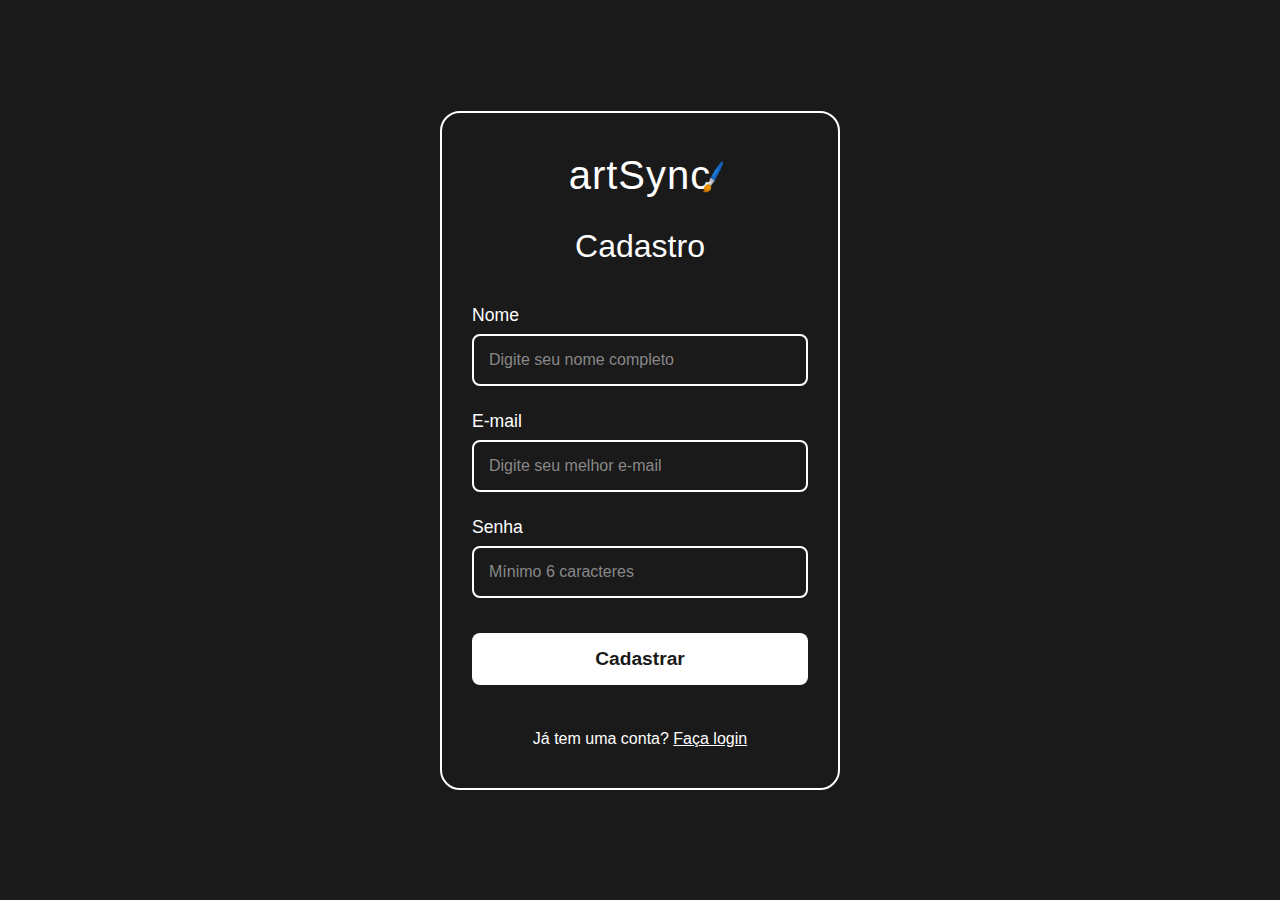
<file: index.html>
<!DOCTYPE html>
<html lang="pt-BR">
<head>
    <meta charset="UTF-8">
    <meta name="viewport" content="width=device-width, initial-scale=1.0">
    <title>artSync - Cadastro</title>
    <link rel="stylesheet" href="style.css">
    <link rel="stylesheet" href="script.js">
</head>
<body>
    <div class="container">
        <div class="form-container">
            <div class="logo-section">
                <h1 class="logo">artSync</h1>
                <div class="brush-icon">🖌️</div>
            </div>
            
            <h2 class="form-title">Cadastro</h2>
            
            <form id="cadastroForm" class="cadastro-form">
                <div class="input-group">
                    <label for="nome">Nome</label>
                    <input type="text" id="nome" name="nome" required>
                </div>
                
                <div class="input-group">
                    <label for="email">E-mail</label>
                    <input type="email" id="email" name="email" required>
                </div>
                
                <div class="input-group">
                    <label for="senha">Senha</label>
                    <input type="password" id="senha" name="senha" required>
                </div>
                
                <button type="submit" class="btn-cadastrar">Cadastrar</button>
                
                <div class="login-link">
                    <span>Já tem uma conta? </span>
                    <a href="#" id="loginLink">Faça login</a>
                </div>
            </form>
        </div>
    </div>
    
    <script src="script.js"></script>
</body>
</html>
</file>
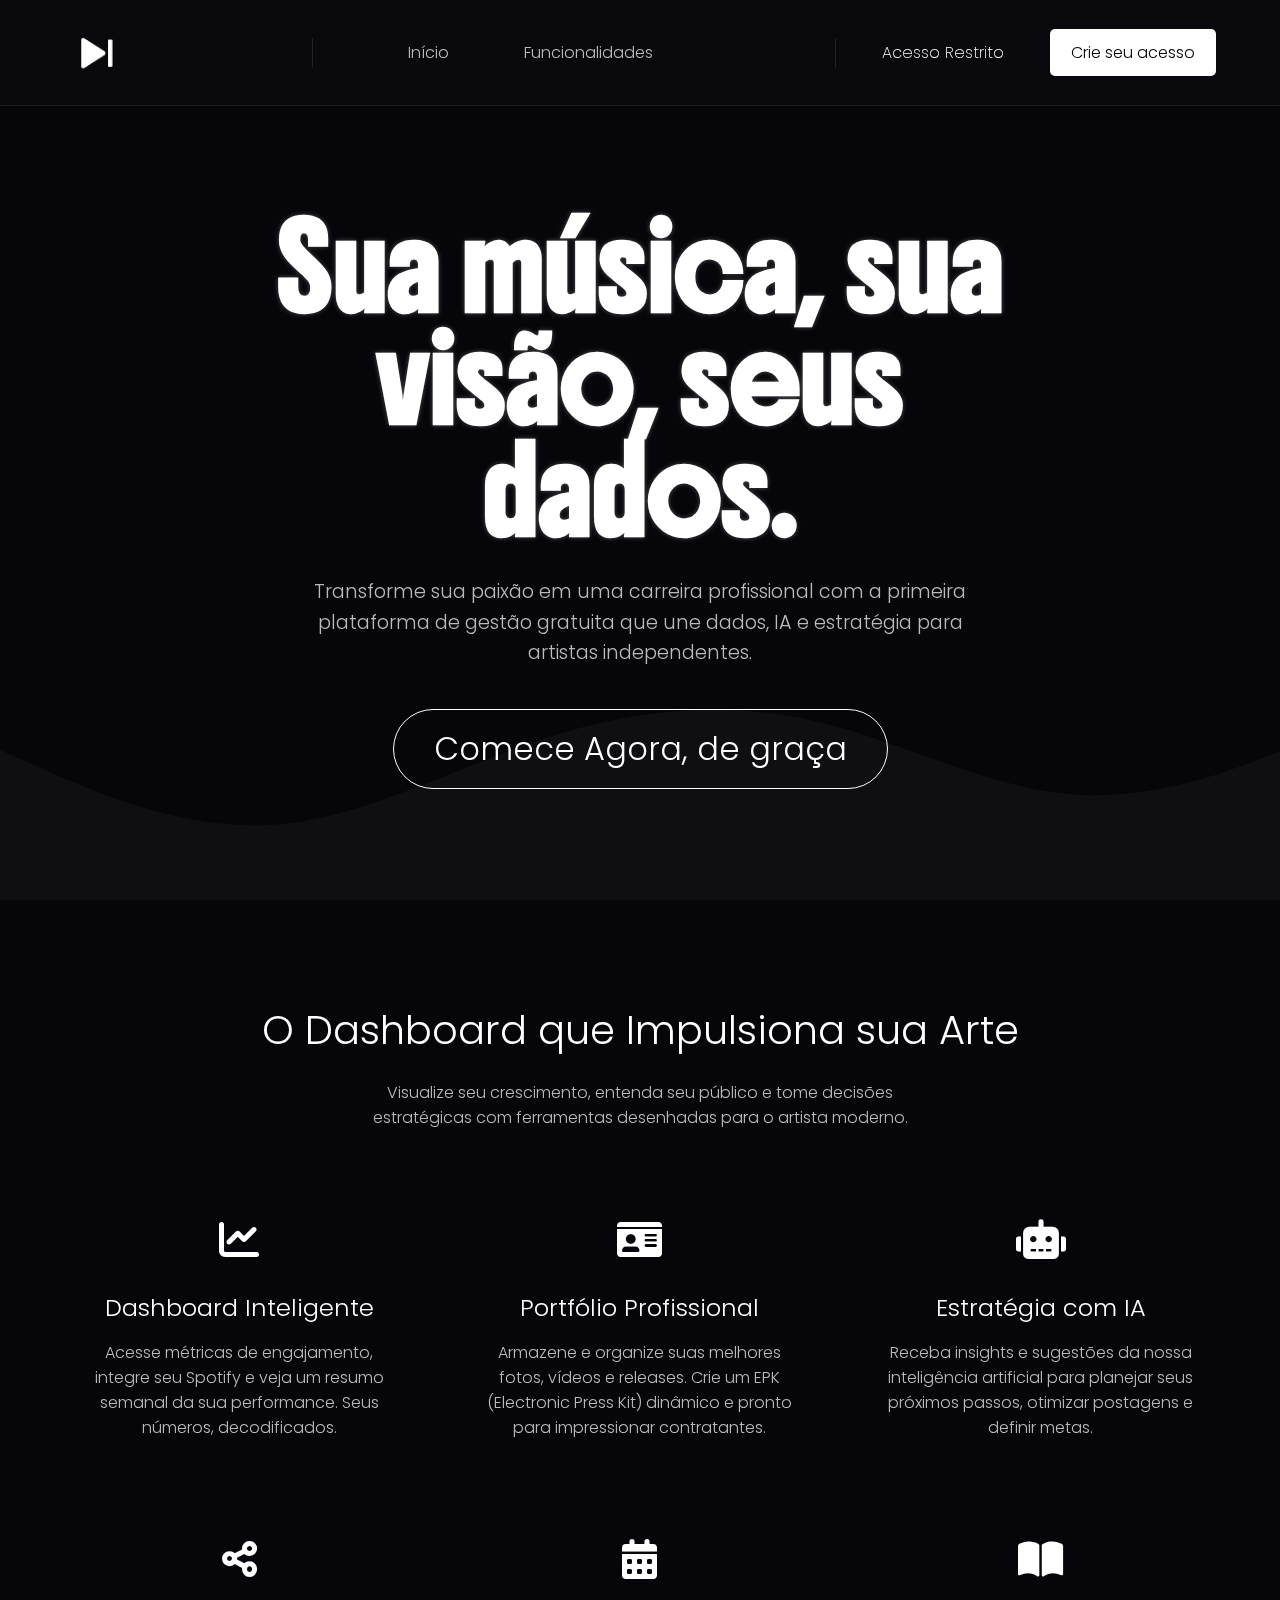
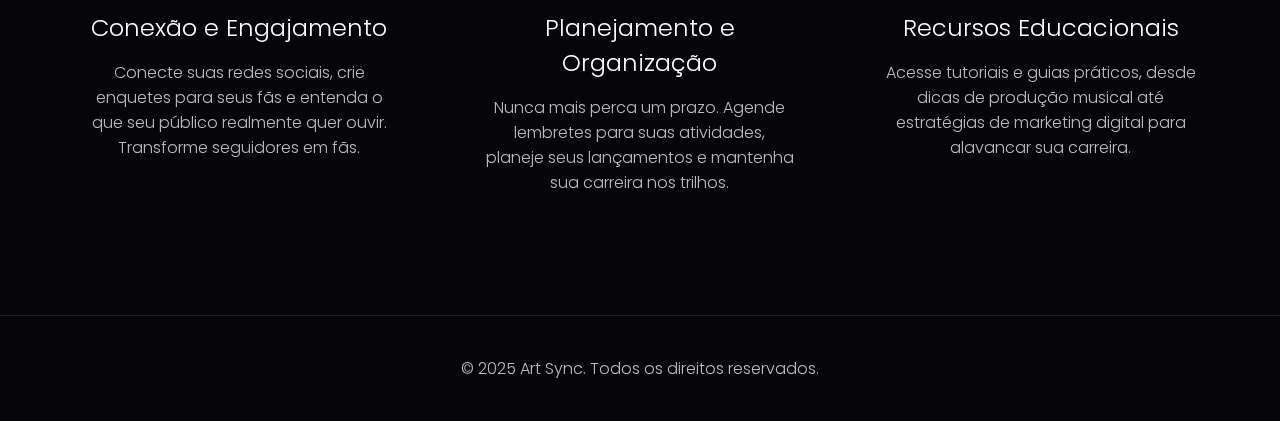
<file: artsync/index.html>
<!DOCTYPE html>
<html lang="pt-BR">
<head>
    <meta charset="UTF-8">
    <meta name="viewport" content="width=device-width, initial-scale=1.0">
    <title>Art Sync - Sua Carreira na Era Digital</title>
    <link rel="stylesheet" href="https://cdnjs.cloudflare.com/ajax/libs/font-awesome/6.0.0-beta3/css/all.min.css">
    
    <style>
        @import url('https://fonts.googleapis.com/css2?family=Boldonse&family=Poppins:wght@100;300;500;700&display=swap');

        :root {
            --primary-text-color: #ffffff;
            --secondary-text-color: #bbbbbb;
            --glow-color: #ffffff;
            --background-color: #05050a;
            --glass-bg: rgba(10, 10, 15, 0.6);
            --border-color: rgba(255, 255, 255, 0.1);
        }

        * {
            margin: 0;
            padding: 0;
            box-sizing: border-box;
        }

        body {
            position: relative; 
            font-family: 'Poppins', sans-serif;
            font-weight: 300;
            color: var(--secondary-text-color);
            background-color: var(--background-color);
            overflow-x: hidden;
            min-height: 200vh; 
        }

        .background-waves {
            position: fixed;
            bottom: 0;
            left: 0;
            width: 100%;
            height: 300px;
            z-index: -1;
            opacity: 0.04;
            background-image: url("data:image/svg+xml,%3Csvg xmlns='http://www.w3.org/2000/svg' viewBox='0 0 1440 320'%3E%3Cpath fill='%23ffffff' fill-opacity='1' d='M0,160L48,181.3C96,203,192,245,288,240C384,235,480,181,576,149.3C672,117,768,107,864,128C960,149,1056,203,1152,208C1248,213,1344,171,1392,149.3L1440,128L1440,320L1392,320C1344,320,1248,320,1152,320C1056,320,960,320,864,320C768,320,672,320,576,320C480,320,384,320,288,320C192,320,96,320,48,320L0,320Z'%3E%3C/path%3E%3C/svg%3E");
            background-repeat: no-repeat;
            background-size: cover;
            animation: wave-motion 15s ease-in-out infinite alternate;
        }

        @keyframes wave-motion {
            from { transform: translateY(0px); }
            to { transform: translateY(30px); }
        }

        .background-cable {
            position: absolute; 
            top: 0;
            left: 0;
            width: 100%;
            height: 100%;
            z-index: 0;
            pointer-events: none;
            overflow: visible;
        }
        
        @keyframes pulse-glow {
            0%, 100% { stroke: rgba(255, 255, 255, 0.1); filter: blur(5px); }
            50% { stroke: rgba(255, 255, 255, 0.3); filter: blur(10px); }
        }

        #cable-glow {
            animation: pulse-glow 4s ease-in-out infinite;
        }

        .container {
            width: 90%;
            max-width: 1200px;
            font-weight: 300;
            margin: 0 auto;
        }

        header {
            position: fixed;
            top: 0;
            left: 0;
            width: 100%;
            padding: 20px 0;
            z-index: 1000;
            background: var(--glass-bg);
            backdrop-filter: blur(10px);
            -webkit-backdrop-filter: blur(10px);
            border-bottom: 1px solid var(--border-color);
        }
        
        .header-content {
            display: flex;
            justify-content: space-between;
            align-items: center;
        }

        .logo {
            display: block;
        }
        .logo img {
            height: 65px;
            width: auto;
            display: block;
        }

        nav {
            display: flex;
            align-items: center;
            gap: 95px; /* Espaçamento entre os itens da navegação */
        }
        nav ul { 
            display: flex; 
            list-style: none; 
            gap: 75px;
        }
        nav ul li { 
            margin: 0; /* Removido pois 'gap' já cuida do espaçamento */
        }
        nav ul li a {
            color: var(--secondary-text-color);
            text-decoration: none;
            font-weight: 300;
            transition: color 0.3s ease;
        }
        nav ul li a:hover { color: var(--primary-text-color); }

        /* ESTILO PARA AS LINHAS SEPARADORAS */
        .divider {
            height: 30px; /* Altura da linha */
            width: 1px;   /* Espessura da linha */
            background-color: var(--border-color); /* Cor da linha */
        }
        
        .header-buttons {
            display: flex;
            align-items: center;
            gap: 25px;
        }
        .header-buttons a {
            text-decoration: none;
            padding: 10px 20px;
            border-radius: 5px;
            font-weight: 200;
            transition: all 0.5s ease-out;
            border: 1px solid transparent;
            white-space: nowrap; /* Impede que o texto quebre em duas linhas */
        }
        .header-buttons .btn-login {
            color: var(--primary-text-color);
            margin-right: 0; /* Removido pois 'gap' já cuida do espaçamento */
        }
        .header-buttons .btn-login:hover { border-color: var(--primary-text-color); }
        .header-buttons .btn-register {
            background-color: var(--glow-color);
            color: #000;
            font-weight: 300;
        }
        .header-buttons .btn-register:hover {
            background-color: #fff;
            transform: translateY(-2px);
        }

        main {
            position: relative;
            z-index: 1;
        }

        #hero {
            display: flex;
            align-items: center;
            justify-content: center;
            text-align: center;
            min-height: 100vh;
            font-weight: 200;
            padding: 120px 20px 20px 20px;
            box-sizing: border-box;
        }
        
        @keyframes fadeIn-up {
            from { opacity: 0; transform: translateY(20px); }
            to { opacity: 1; transform: translateY(0); }
        }

        .hero-content {
            max-width: 800px;
            animation: fadeIn-up 1.5s ease-out;
        }

        .hero-content h1 {
            font-family: 'Boldonse', serif;
            font-size: 5em;
            line-height: 1.4;
            color: var(--primary-text-color);
            text-shadow: 0 0 5px rgba(255, 255, 255, 0.3);
            margin-bottom: 30px;
        }
        
        .hero-content p {
            font-size: 1.2em;
            max-width: 700px;
            margin: 0 auto 40px auto;
            line-height: 1.6;
        }
        
        .hero-content .cta-button {
            display: inline-block;
            background: transparent;
            color: var(--glow-color);
            border: 1px solid var(--glow-color);
            padding: 15px 40px;
            font-size: 2em;
            font-weight: 300;
            text-decoration: none;
            border-radius: 50px;
            transition: all 1s ease;
        }

        .hero-content .cta-button:hover {
            background: var(--glow-color);
            color: #000;
            box-shadow: 20 0 105px var(--glow-color);
        }

        #features {
            padding: 100px 0;
            text-align: center;
        }

        #features h2 {
            font-family: 'Poppins', sans-serif;
            font-weight: 300;
            font-size: 2.5em;
            margin-bottom: 20px;
            color: var(--primary-text-color);
        }

        #features .section-subtitle {
            margin-bottom: 60px;
            font-weight: 300;
            max-width: 600px;
            margin-left: auto;
            margin-right: auto;
        }

        .features-grid {
            display: grid;
            grid-template-columns: repeat(auto-fit, minmax(300px, 1fr));
            gap: 50px;
        }

        .feature-card {
            background: none;
            border: none;
            padding: 20px;
            text-align: center;
            transition: transform 0.3s ease;
        }
        
        .feature-card:hover {
            transform: translateY(-10px);
        }

        .feature-card .icon {
            font-size: 2.5em;
            color: var(--primary-text-color);
            margin-bottom: 20px;
        }
        .feature-card h3 {
            font-size: 1.5em;
            font-weight: 300;
            color: var(--primary-text-color);
            margin-bottom: 15px;
        }
        
        footer {
            padding: 40px 0;
            text-align: center;
            border-top: 1px solid var(--border-color);
        }
    </style>
</head>
<body>
    <div class="background-waves"></div>

    <svg class="background-cable" preserveAspectRatio="none" viewBox="0 0 1920 2500">
        <path id="cable-glow" d="M 1920 -50 C 1000 800, 920 1700, 0 2500" fill="none" stroke-width="8"/>
        <path id="cable-path" d="M 1920 -50 C 1000 800, 920 1700, 0 2500" fill="none" stroke="#fff" stroke-width="2"/>
    </svg>

    <header>
        <div class="container header-content">
            <a href="#" class="logo">
                <img src="images/artsync.png" alt="Art Sync Logo">
            </a>
            
            <nav>
                <div class="divider"></div>
                <ul>
                    <li><a href="#hero">Início</a></li>
                    <li><a href="#features">Funcionalidades</a></li>
                </ul>
            </nav>
            
            <div class="header-buttons">
                <div class="divider"></div>
                <a href="login.php" class="btn-login">Acesso Restrito</a>
                <a href="register.php" class="btn-register">Crie seu acesso</a>
            </div>
        </div>
    </header>

    <main>
        <section id="hero">
            <div class="container hero-content">
                <h1>Sua música, sua visão, seus dados.</h1>
                <p>Transforme sua paixão em uma carreira profissional com a primeira plataforma de gestão gratuita que une dados, IA e estratégia para artistas independentes.</p>
                <a href="register.php" class="cta-button" id="cta-button">Comece Agora, de graça</a>
            </div>
        </section>

        <section id="features">
            <div class="container">
                <h2>O Dashboard que Impulsiona sua Arte</h2>
                <p class="section-subtitle">Visualize seu crescimento, entenda seu público e tome decisões estratégicas com ferramentas desenhadas para o artista moderno.</p>
                
                <div class="features-grid">
                    <div class="feature-card">
                        <div class="icon"><i class="fas fa-chart-line"></i></div>
                        <h3>Dashboard Inteligente</h3>
                        <p>Acesse métricas de engajamento, integre seu Spotify e veja um resumo semanal da sua performance. Seus números, decodificados.</p>
                    </div>
                    <div class="feature-card">
                        <div class="icon"><i class="fas fa-id-card"></i></div>
                        <h3>Portfólio Profissional</h3>
                        <p>Armazene e organize suas melhores fotos, vídeos e releases. Crie um EPK (Electronic Press Kit) dinâmico e pronto para impressionar contratantes.</p>
                    </div>
                    <div class="feature-card">
                        <div class="icon"><i class="fas fa-robot"></i></div>
                        <h3>Estratégia com IA</h3>
                        <p>Receba insights e sugestões da nossa inteligência artificial para planejar seus próximos passos, otimizar postagens e definir metas.</p>
                    </div>
                    <div class="feature-card">
                        <div class="icon"><i class="fas fa-share-nodes"></i></div>
                        <h3>Conexão e Engajamento</h3>
                        <p>Conecte suas redes sociais, crie enquetes para seus fãs e entenda o que seu público realmente quer ouvir. Transforme seguidores em fãs.</p>
                    </div>
                    <div class="feature-card">
                        <div class="icon"><i class="fas fa-calendar-alt"></i></div>
                        <h3>Planejamento e Organização</h3>
                        <p>Nunca mais perca um prazo. Agende lembretes para suas atividades, planeje seus lançamentos e mantenha sua carreira nos trilhos.</p>
                    </div>
                    <div class="feature-card">
                        <div class="icon"><i class="fas fa-book-open"></i></div>
                        <h3>Recursos Educacionais</h3>
                        <p>Acesse tutoriais e guias práticos, desde dicas de produção musical até estratégias de marketing digital para alavancar sua carreira.</p>
                    </div>
                </div>
            </div>
        </section>
    </main>

    <footer>
        <div class="container">
            <p>&copy; 2025 Art Sync. Todos os direitos reservados.</p>
        </div>
    </footer>

    <script>
        document.addEventListener('DOMContentLoaded', function() {
            const path = document.querySelector('#cable-path');
            const glowPath = document.querySelector('#cable-glow');

            if (!path) return;

            const pathLength = path.getTotalLength();

            path.style.strokeDasharray = pathLength;
            path.style.strokeDashoffset = pathLength;
            glowPath.style.strokeDasharray = pathLength;
            glowPath.style.strokeDashoffset = pathLength;

            const handleScroll = () => {
                const scrollTop = document.documentElement.scrollTop;
                const scrollHeight = document.documentElement.scrollHeight - document.documentElement.clientHeight;
                const scrollPercentage = scrollTop / scrollHeight;
                const drawLength = pathLength * scrollPercentage;

                path.style.strokeDashoffset = pathLength - drawLength;
                glowPath.style.strokeDashoffset = pathLength - drawLength;
            };

            handleScroll();
            window.addEventListener('scroll', handleScroll);
        });
    </script>

</body>
</html>
</file>
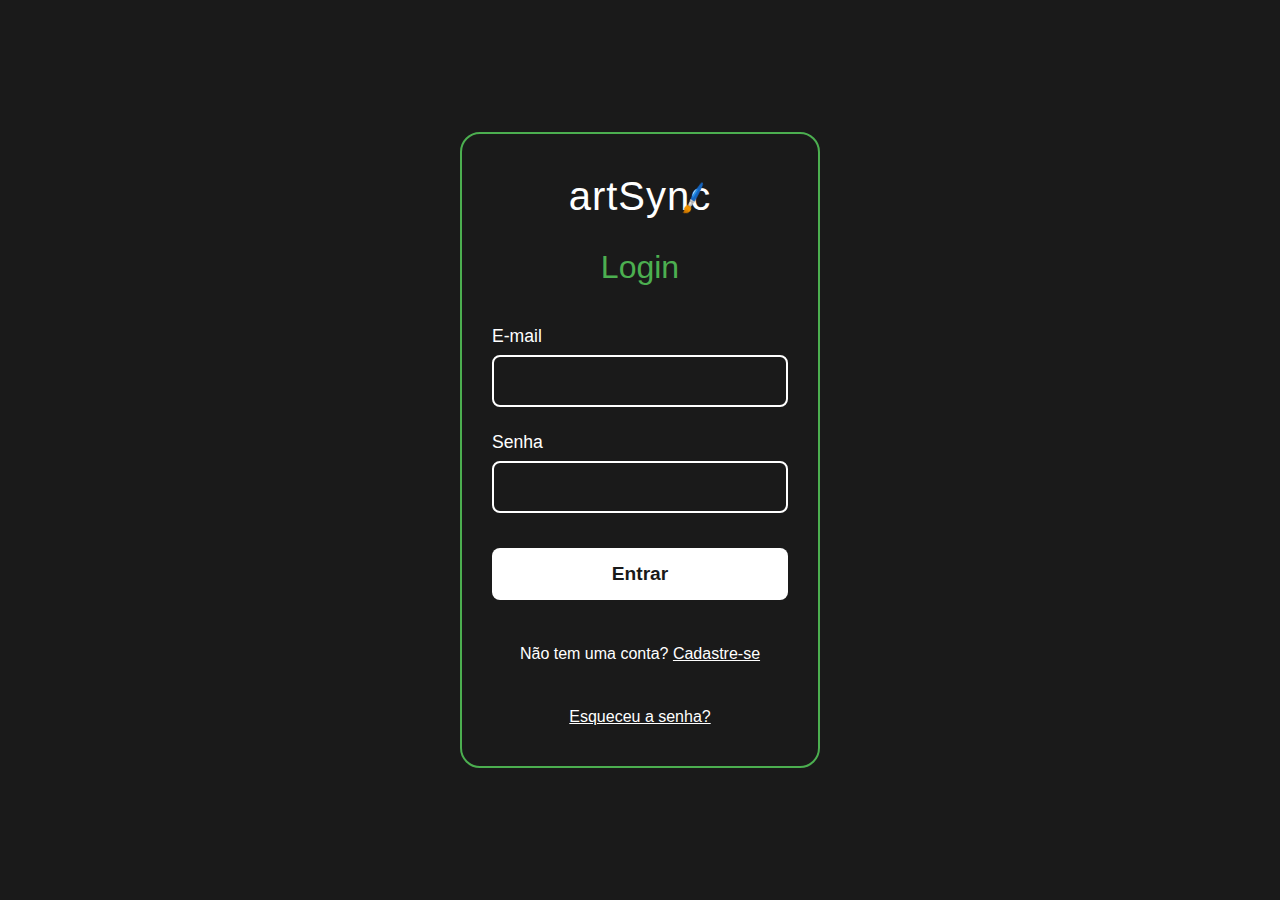
<file: login.html>
<!DOCTYPE html>
<html lang="pt-BR">
<head>
    <meta charset="UTF-8">
    <meta name="viewport" content="width=device-width, initial-scale=1.0">
    <title>artSync - Login</title>
    <link rel="stylesheet" href="assets/css/style.css">
</head>
<body>
    <div class="container">
        <div class="form-container">
            <div class="logo-section">
                <h1 class="logo">artSync</h1>
                <div class="brush-icon">🖌️</div>
            </div>
            
            <h2 class="form-title">Login</h2>
            
            <form id="loginForm" class="cadastro-form">
                <div class="input-group">
                    <label for="email">E-mail</label>
                    <input type="email" id="email" name="email" required>
                </div>
                
                <div class="input-group">
                    <label for="senha">Senha</label>
                    <input type="password" id="senha" name="senha" required>
                </div>
                
                <button type="submit" class="btn-cadastrar">Entrar</button>
                
                <div class="login-link">
                    <span>Não tem uma conta? </span>
                    <a href="register.html">Cadastre-se</a>
                </div>
                <div class="login-link">
                    <a href="reset_password.html">Esqueceu a senha?</a>
                </div>
            </form>
        </div>
    </div>
    
    <script src="assets/js/script.js"></script>
</body>
</html>
</file>
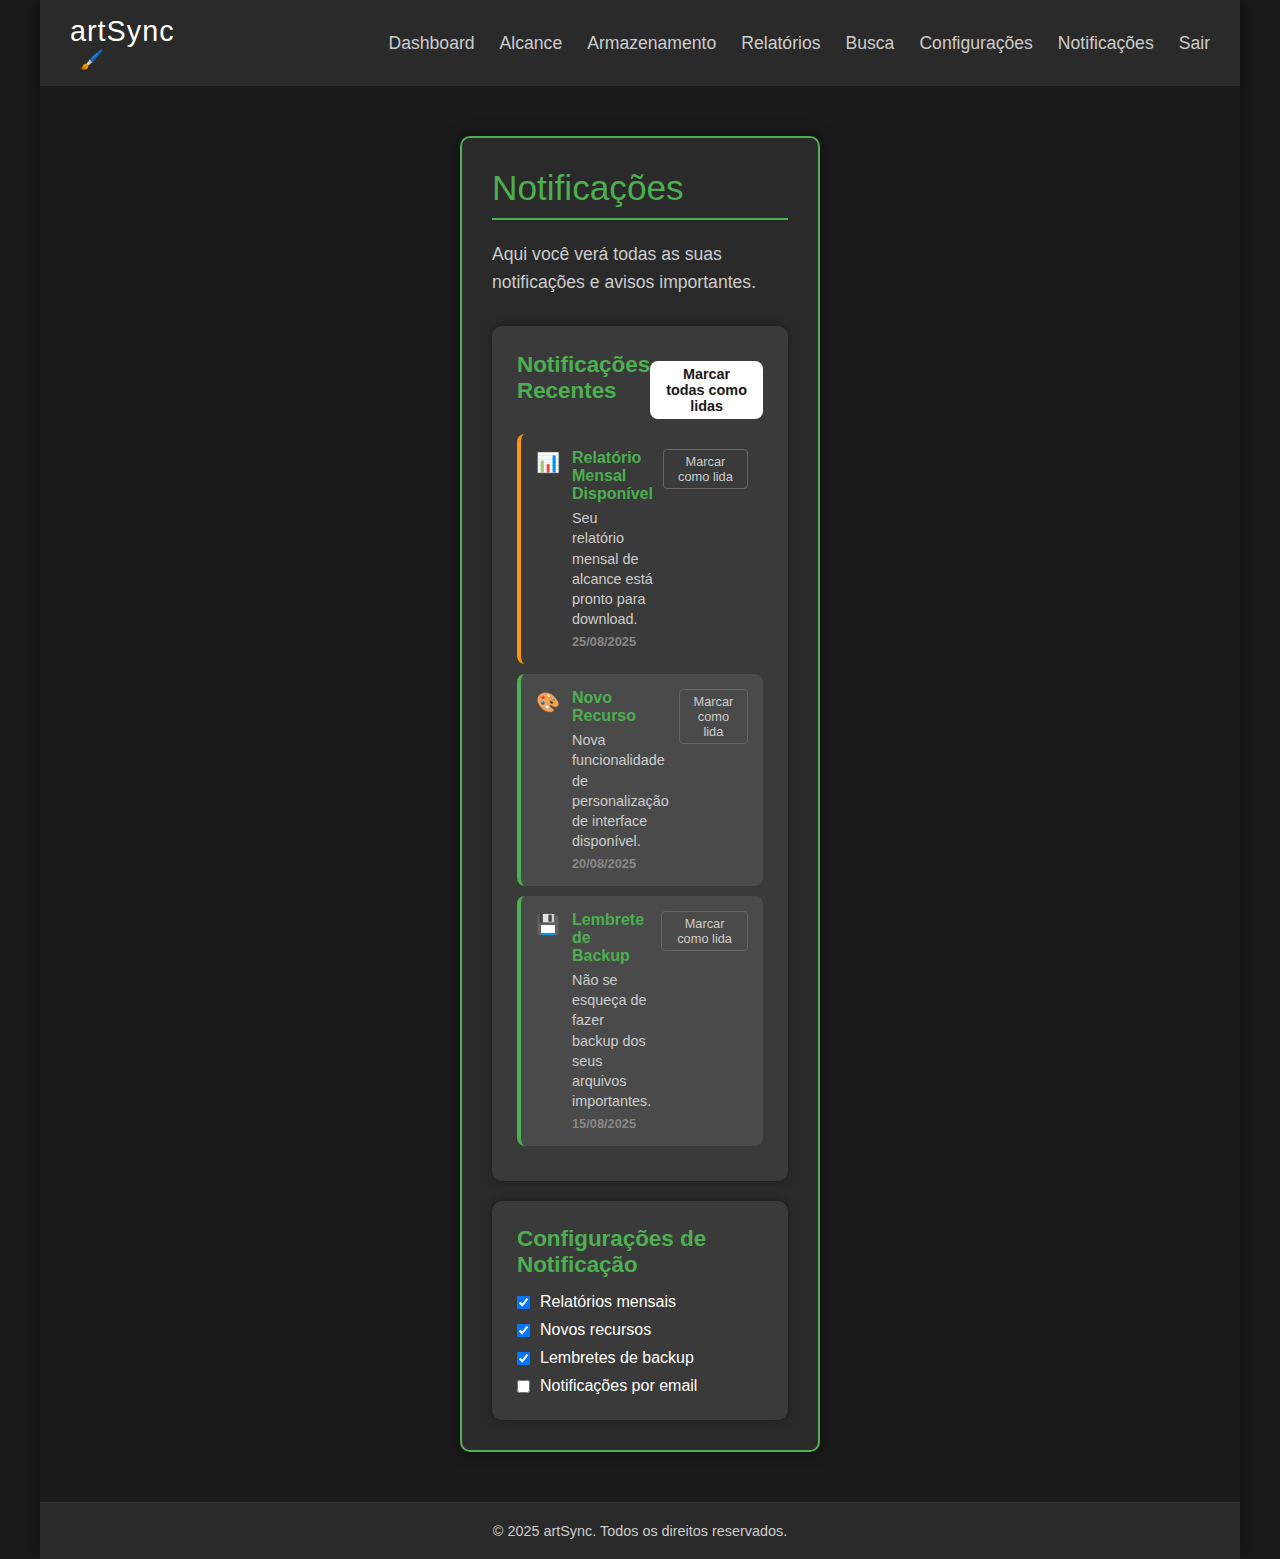
<file: notifications.html>
<!DOCTYPE html>
<html lang="pt-BR">
<head>
    <meta charset="UTF-8">
    <meta name="viewport" content="width=device-width, initial-scale=1.0">
    <title>artSync - Notificações</title>
    <link rel="stylesheet" href="assets/css/style.css">
</head>
<body>
    <div class="main-wrapper">
        <header class="main-header">
            <div class="logo-section">
                <h1 class="logo">artSync</h1>
                <div class="brush-icon">🖌️</div>
            </div>
            <nav class="main-nav">
                <ul>
                    <li><a href="index.html">Dashboard</a></li>
                    <li><a href="reach.html">Alcance</a></li>
                    <li><a href="storage.html">Armazenamento</a></li>
                    <li><a href="reports.html">Relatórios</a></li>
                    <li><a href="search.html">Busca</a></li>
                    <li><a href="settings.html">Configurações</a></li>
                    <li><a href="notifications.html">Notificações</a></li>
                    <li><a href="login.html">Sair</a></li>
                </ul>
            </nav>
        </header>

        <main class="content-area">
            <div class="container">
                <div class="form-container dashboard-container">
                    <h2 class="form-title">Notificações</h2>
                    <p>Aqui você verá todas as suas notificações e avisos importantes.</p>
                    
                    <div class="dashboard-widgets">
                        <div class="widget">
                            <div style="display: flex; justify-content: space-between; align-items: center; margin-bottom: 15px;">
                                <h3>Notificações Recentes</h3>
                                <button class="btn-cadastrar" onclick="markAllAsRead()" style="padding: 5px 15px; font-size: 0.9rem;">
                                    Marcar todas como lidas
                                </button>
                            </div>
                            <div class="notification-list">
                                <!-- As notificações serão carregadas via JavaScript -->
                            </div>
                        </div>
                        
                        <div class="widget">
                            <h3>Configurações de Notificação</h3>
                            <div style="display: flex; flex-direction: column; gap: 10px;">
                                <label style="display: flex; align-items: center; gap: 10px;">
                                    <input type="checkbox" checked> Relatórios mensais
                                </label>
                                <label style="display: flex; align-items: center; gap: 10px;">
                                    <input type="checkbox" checked> Novos recursos
                                </label>
                                <label style="display: flex; align-items: center; gap: 10px;">
                                    <input type="checkbox" checked> Lembretes de backup
                                </label>
                                <label style="display: flex; align-items: center; gap: 10px;">
                                    <input type="checkbox"> Notificações por email
                                </label>
                            </div>
                        </div>
                    </div>
                </div>
            </div>
        </main>

        <footer class="main-footer">
            <p>&copy; 2025 artSync. Todos os direitos reservados.</p>
        </footer>
    </div>
    <script src="assets/js/script.js"></script>
    <script>
        // Função para marcar todas as notificações como lidas
        window.markAllAsRead = function() {
            const unreadNotifications = document.querySelectorAll('.notification-item.unread');
            unreadNotifications.forEach(notification => {
                notification.classList.remove('unread');
                const button = notification.querySelector('button');
                if (button) {
                    button.textContent = 'Lida';
                    button.disabled = true;
                }
            });
            alert('Todas as notificações foram marcadas como lidas!');
        };
    </script>
</body>
</html>
</file>
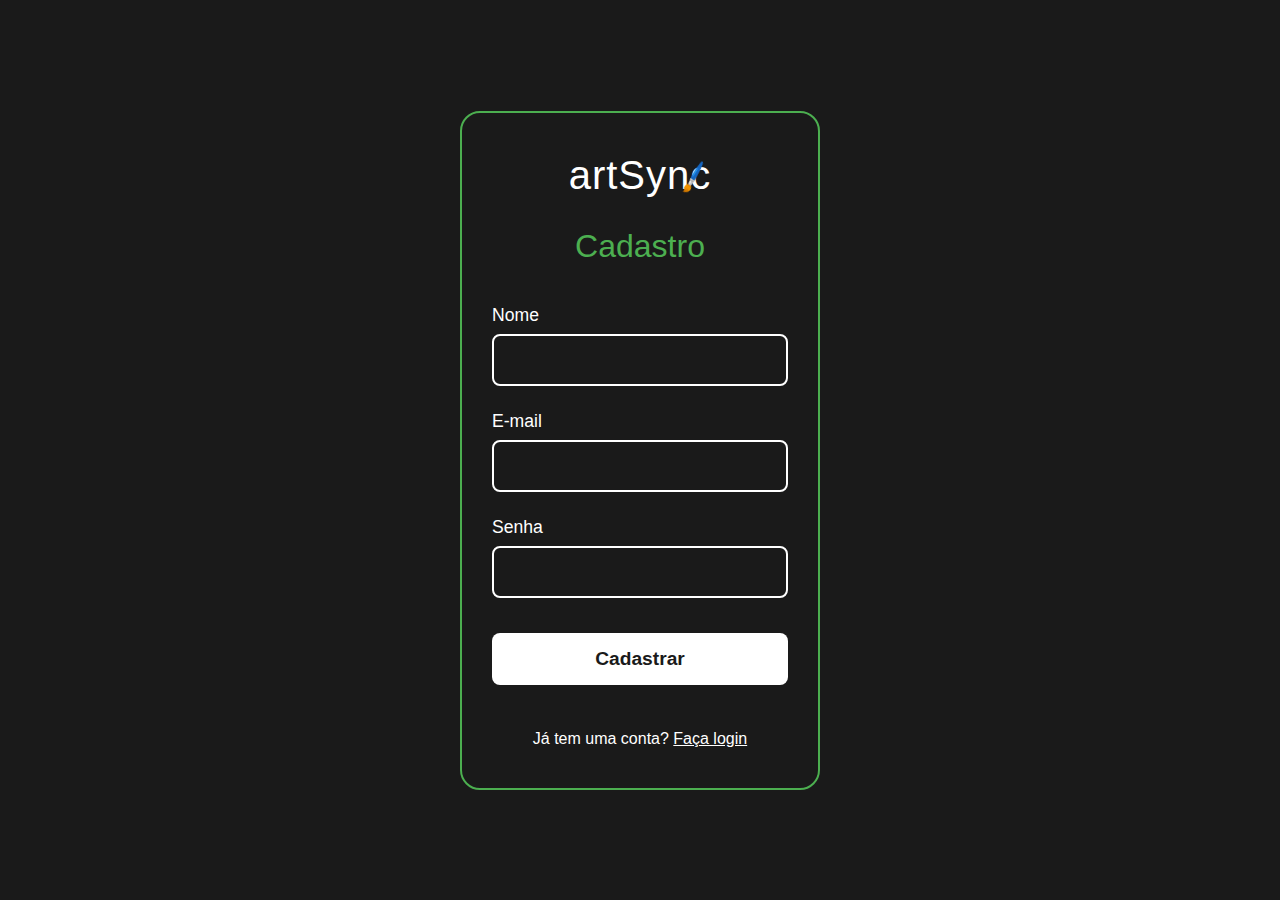
<file: register.html>
<!DOCTYPE html>
<html lang="pt-BR">
<head>
    <meta charset="UTF-8">
    <meta name="viewport" content="width=device-width, initial-scale=1.0">
    <title>artSync - Cadastro</title>
    <link rel="stylesheet" href="assets/css/style.css">
</head>
<body>
    <div class="container">
        <div class="form-container">
            <div class="logo-section">
                <h1 class="logo">artSync</h1>
                <div class="brush-icon">🖌️</div>
            </div>
            
            <h2 class="form-title">Cadastro</h2>
            
            <form id="cadastroForm" class="cadastro-form">
                <div class="input-group">
                    <label for="nome">Nome</label>
                    <input type="text" id="nome" name="nome" required>
                </div>
                
                <div class="input-group">
                    <label for="email">E-mail</label>
                    <input type="email" id="email" name="email" required>
                </div>
                
                <div class="input-group">
                    <label for="senha">Senha</label>
                    <input type="password" id="senha" name="senha" required>
                </div>
                
                <button type="submit" class="btn-cadastrar">Cadastrar</button>
                
                <div class="login-link">
                    <span>Já tem uma conta? </span>
                    <a href="login.html" id="loginLink">Faça login</a>
                </div>
            </form>
        </div>
    </div>
    
    <script src="assets/js/script.js"></script>
</body>
</html>
</file>
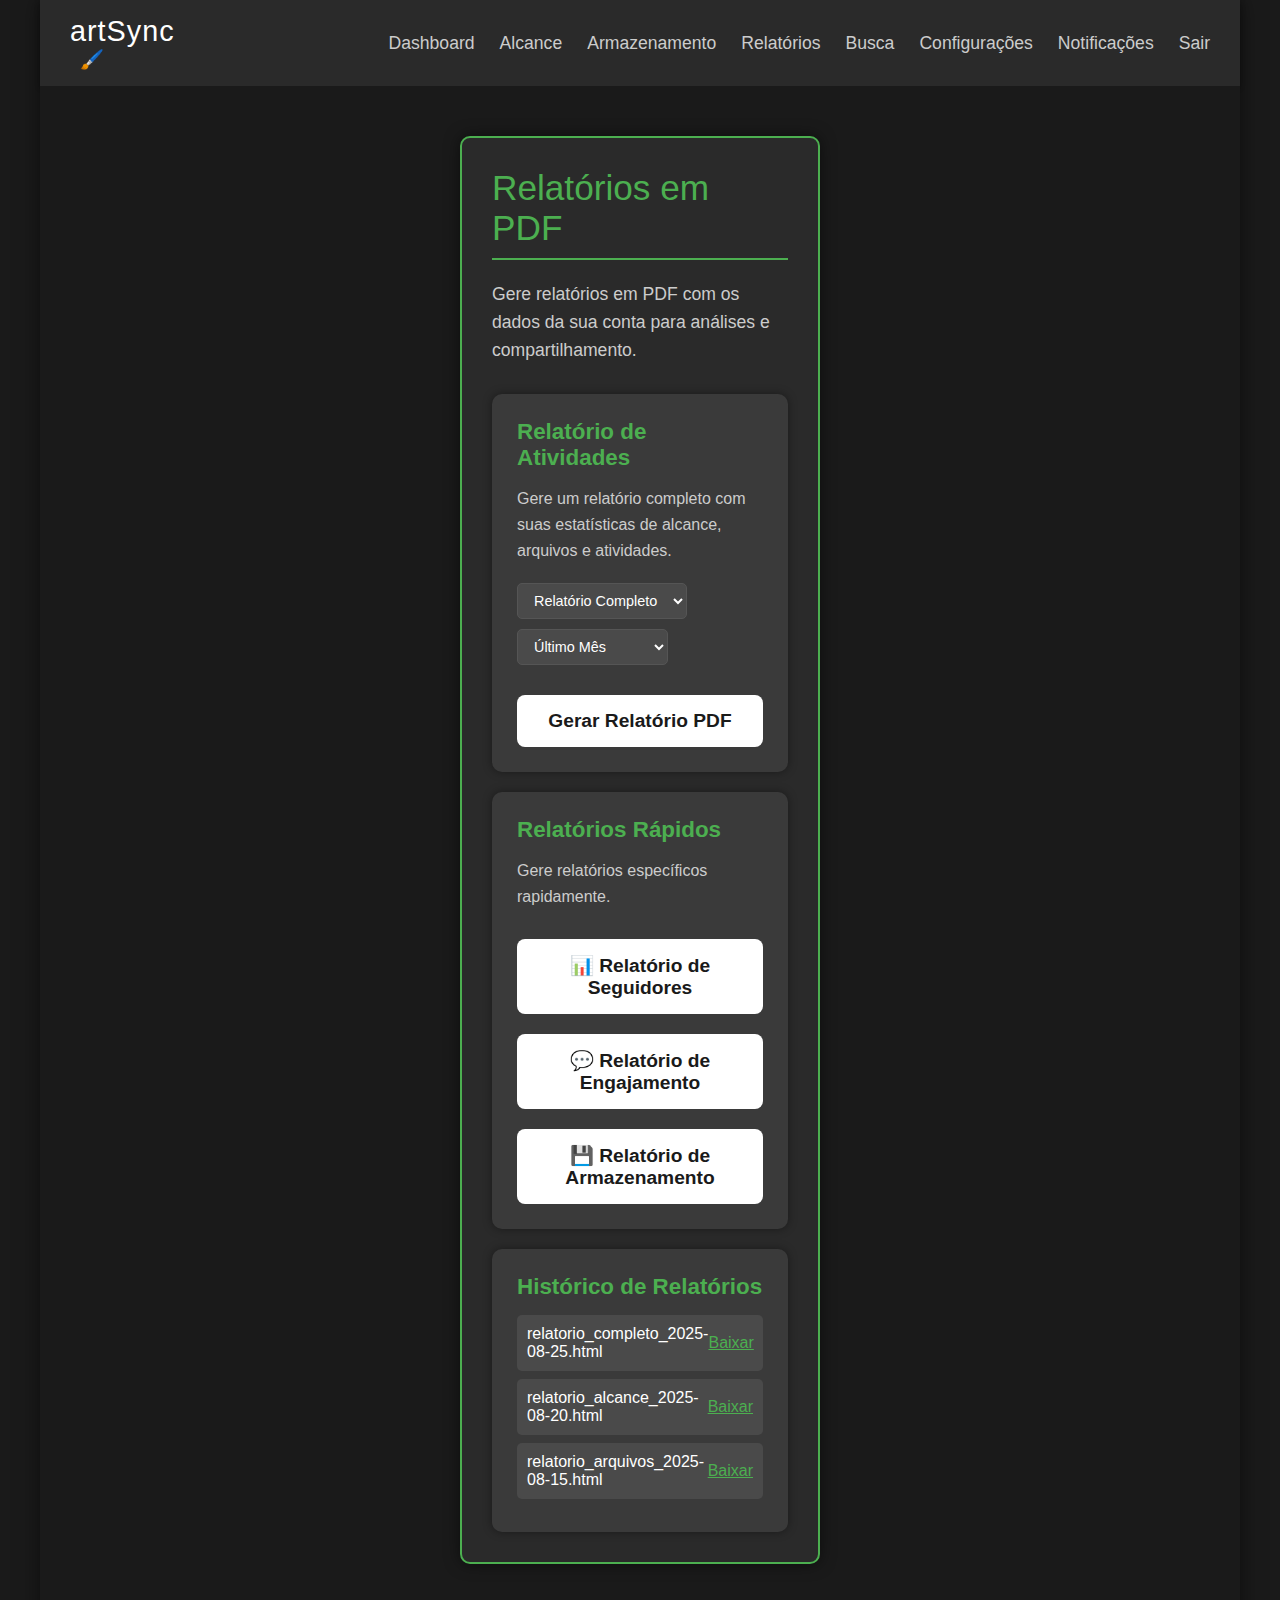
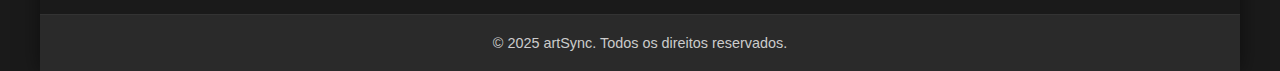
<file: reports.html>
<!DOCTYPE html>
<html lang="pt-BR">
<head>
    <meta charset="UTF-8">
    <meta name="viewport" content="width=device-width, initial-scale=1.0">
    <title>artSync - Relatórios</title>
    <link rel="stylesheet" href="assets/css/style.css">
</head>
<body>
    <div class="main-wrapper">
        <header class="main-header">
            <div class="logo-section">
                <h1 class="logo">artSync</h1>
                <div class="brush-icon">🖌️</div>
            </div>
            <nav class="main-nav">
                <ul>
                    <li><a href="index.html">Dashboard</a></li>
                    <li><a href="reach.html">Alcance</a></li>
                    <li><a href="storage.html">Armazenamento</a></li>
                    <li><a href="reports.html">Relatórios</a></li>
                    <li><a href="search.html">Busca</a></li>
                    <li><a href="settings.html">Configurações</a></li>
                    <li><a href="notifications.html">Notificações</a></li>
                    <li><a href="login.html">Sair</a></li>
                </ul>
            </nav>
        </header>

        <main class="content-area">
            <div class="container">
                <div class="form-container dashboard-container">
                    <h2 class="form-title">Relatórios em PDF</h2>
                    <p>Gere relatórios em PDF com os dados da sua conta para análises e compartilhamento.</p>
                    
                    <div class="dashboard-widgets">
                        <div class="widget">
                            <h3>Relatório de Atividades</h3>
                            <p>Gere um relatório completo com suas estatísticas de alcance, arquivos e atividades.</p>
                            
                            <div class="pdf-controls">
                                <select id="reportType">
                                    <option value="complete">Relatório Completo</option>
                                    <option value="reach">Apenas Alcance</option>
                                    <option value="files">Apenas Arquivos</option>
                                    <option value="activity">Apenas Atividades</option>
                                </select>
                                
                                <select id="reportPeriod">
                                    <option value="month">Último Mês</option>
                                    <option value="quarter">Último Trimestre</option>
                                    <option value="year">Último Ano</option>
                                    <option value="all">Todo o Período</option>
                                </select>
                            </div>
                            
                            <button class="btn-cadastrar" onclick="generateCustomPDF()">Gerar Relatório PDF</button>
                        </div>
                        
                        <div class="widget">
                            <h3>Relatórios Rápidos</h3>
                            <p>Gere relatórios específicos rapidamente.</p>
                            
                            <div style="display: flex; flex-direction: column; gap: 10px;">
                                <button class="btn-cadastrar" onclick="generateQuickReport('followers')">
                                    📊 Relatório de Seguidores
                                </button>
                                <button class="btn-cadastrar" onclick="generateQuickReport('engagement')">
                                    💬 Relatório de Engajamento
                                </button>
                                <button class="btn-cadastrar" onclick="generateQuickReport('storage')">
                                    💾 Relatório de Armazenamento
                                </button>
                            </div>
                        </div>
                        
                        <div class="widget">
                            <h3>Histórico de Relatórios</h3>
                            <div class="file-list">
                                <div style="padding: 10px; background-color: #4a4a4a; border-radius: 5px; margin-bottom: 8px; display: flex; justify-content: space-between; align-items: center;">
                                    <span>relatorio_completo_2025-08-25.html</span>
                                    <a href="#" style="color: #4CAF50;">Baixar</a>
                                </div>
                                <div style="padding: 10px; background-color: #4a4a4a; border-radius: 5px; margin-bottom: 8px; display: flex; justify-content: space-between; align-items: center;">
                                    <span>relatorio_alcance_2025-08-20.html</span>
                                    <a href="#" style="color: #4CAF50;">Baixar</a>
                                </div>
                                <div style="padding: 10px; background-color: #4a4a4a; border-radius: 5px; margin-bottom: 8px; display: flex; justify-content: space-between; align-items: center;">
                                    <span>relatorio_arquivos_2025-08-15.html</span>
                                    <a href="#" style="color: #4CAF50;">Baixar</a>
                                </div>
                            </div>
                        </div>
                    </div>
                </div>
            </div>
        </main>

        <footer class="main-footer">
            <p>&copy; 2025 artSync. Todos os direitos reservados.</p>
        </footer>
    </div>
    <script src="assets/js/script.js"></script>
    <script>
        // Função para gerar relatório personalizado
        window.generateCustomPDF = function() {
            const reportType = document.getElementById('reportType').value;
            const reportPeriod = document.getElementById('reportPeriod').value;
            
            // Simula dados baseados nas seleções
            const userData = {
                nome: 'Usuário artSync',
                email: 'usuario@artsync.com',
                tipo: reportType,
                periodo: reportPeriod,
                seguidores: '2.5K',
                engajamento: '15.8%',
                posts: '342',
                arquivos: [
                    'Documento_Artista.pdf',
                    'Portifolio_2024.zip',
                    'Musica_Nova.mp3',
                    'Contrato_Show.docx'
                ]
            };

            let content = '';
            
            switch(reportType) {
                case 'complete':
                    content = generateCompleteReport(userData);
                    break;
                case 'reach':
                    content = generateReachReport(userData);
                    break;
                case 'files':
                    content = generateFilesReport(userData);
                    break;
                case 'activity':
                    content = generateActivityReport(userData);
                    break;
            }

            downloadReport(content, `relatorio_${reportType}_${new Date().toISOString().split('T')[0]}.html`);
        };

        // Função para gerar relatórios rápidos
        window.generateQuickReport = function(type) {
            const userData = {
                nome: 'Usuário artSync',
                email: 'usuario@artsync.com'
            };

            let content = '';
            let filename = '';

            switch(type) {
                case 'followers':
                    content = generateFollowersReport(userData);
                    filename = `relatorio_seguidores_${new Date().toISOString().split('T')[0]}.html`;
                    break;
                case 'engagement':
                    content = generateEngagementReport(userData);
                    filename = `relatorio_engajamento_${new Date().toISOString().split('T')[0]}.html`;
                    break;
                case 'storage':
                    content = generateStorageReport(userData);
                    filename = `relatorio_armazenamento_${new Date().toISOString().split('T')[0]}.html`;
                    break;
            }

            downloadReport(content, filename);
        };

        // Funções auxiliares para gerar diferentes tipos de relatório
        function generateCompleteReport(userData) {
            return `
                <html>
                <head>
                    <style>
                        body { font-family: Arial, sans-serif; margin: 20px; color: #333; }
                        .header { text-align: center; margin-bottom: 30px; border-bottom: 2px solid #4CAF50; padding-bottom: 10px; }
                        .section { margin-bottom: 25px; }
                        .section h2 { color: #4CAF50; border-bottom: 1px solid #ddd; padding-bottom: 5px; }
                        .stats-table { width: 100%; border-collapse: collapse; margin-top: 10px; }
                        .stats-table th, .stats-table td { border: 1px solid #ddd; padding: 8px; text-align: left; }
                        .stats-table th { background-color: #f2f2f2; }
                    </style>
                </head>
                <body>
                    <div class="header">
                        <h1>artSync - Relatório Completo</h1>
                        <p>Período: ${userData.periodo} | Gerado em: ${new Date().toLocaleDateString('pt-BR')}</p>
                    </div>
                    
                    <div class="section">
                        <h2>Resumo Executivo</h2>
                        <p>Este relatório apresenta uma visão completa das atividades e métricas do usuário ${userData.nome} na plataforma artSync.</p>
                    </div>
                    
                    <div class="section">
                        <h2>Métricas de Alcance</h2>
                        <table class="stats-table">
                            <tr><th>Métrica</th><th>Valor</th></tr>
                            <tr><td>Seguidores</td><td>${userData.seguidores}</td></tr>
                            <tr><td>Taxa de Engajamento</td><td>${userData.engajamento}</td></tr>
                            <tr><td>Posts</td><td>${userData.posts}</td></tr>
                        </table>
                    </div>
                    
                    <div class="section">
                        <h2>Arquivos e Conteúdo</h2>
                        <p>Total de arquivos: ${userData.arquivos.length}</p>
                        <ul>
                            ${userData.arquivos.map(arquivo => `<li>${arquivo}</li>`).join('')}
                        </ul>
                    </div>
                </body>
                </html>
            `;
        }

        function generateFollowersReport(userData) {
            return `
                <html>
                <head><style>body { font-family: Arial, sans-serif; margin: 20px; }</style></head>
                <body>
                    <h1>Relatório de Seguidores - artSync</h1>
                    <p>Análise detalhada do crescimento de seguidores</p>
                    <h2>Crescimento Mensal</h2>
                    <p>Janeiro: 1,200 | Fevereiro: 1,350 | Março: 1,500</p>
                    <p>Abril: 1,800 | Maio: 2,000 | Junho: 2,200</p>
                    <p>Julho: 2,300 | Agosto: 2,400 | Setembro: 2,500</p>
                </body>
                </html>
            `;
        }

        function generateEngagementReport(userData) {
            return `
                <html>
                <head><style>body { font-family: Arial, sans-serif; margin: 20px; }</style></head>
                <body>
                    <h1>Relatório de Engajamento - artSync</h1>
                    <p>Análise das taxas de engajamento por período</p>
                    <h2>Taxa de Engajamento Mensal</h2>
                    <p>Janeiro: 12.5% | Fevereiro: 14.2% | Março: 13.8%</p>
                    <p>Abril: 15.1% | Maio: 16.3% | Junho: 15.8%</p>
                    <p>Julho: 17.2% | Agosto: 16.9% | Setembro: 15.8%</p>
                </body>
                </html>
            `;
        }

        function generateStorageReport(userData) {
            return `
                <html>
                <head><style>body { font-family: Arial, sans-serif; margin: 20px; }</style></head>
                <body>
                    <h1>Relatório de Armazenamento - artSync</h1>
                    <p>Análise do uso de armazenamento e arquivos</p>
                    <h2>Arquivos por Categoria</h2>
                    <p>Documentos: 2 arquivos</p>
                    <p>Áudio: 1 arquivo</p>
                    <p>Compactados: 1 arquivo</p>
                    <h2>Espaço Utilizado</h2>
                    <p>Total: 45.2 MB de 1 GB (4.5% utilizado)</p>
                </body>
                </html>
            `;
        }

        function downloadReport(content, filename) {
            const blob = new Blob([content], { type: 'text/html' });
            const url = URL.createObjectURL(blob);
            const link = document.createElement('a');
            link.href = url;
            link.download = filename;
            document.body.appendChild(link);
            link.click();
            document.body.removeChild(link);
            URL.revokeObjectURL(url);
            alert('Relatório gerado e baixado com sucesso!');
        }
    </script>
</body>
</html>
</file>
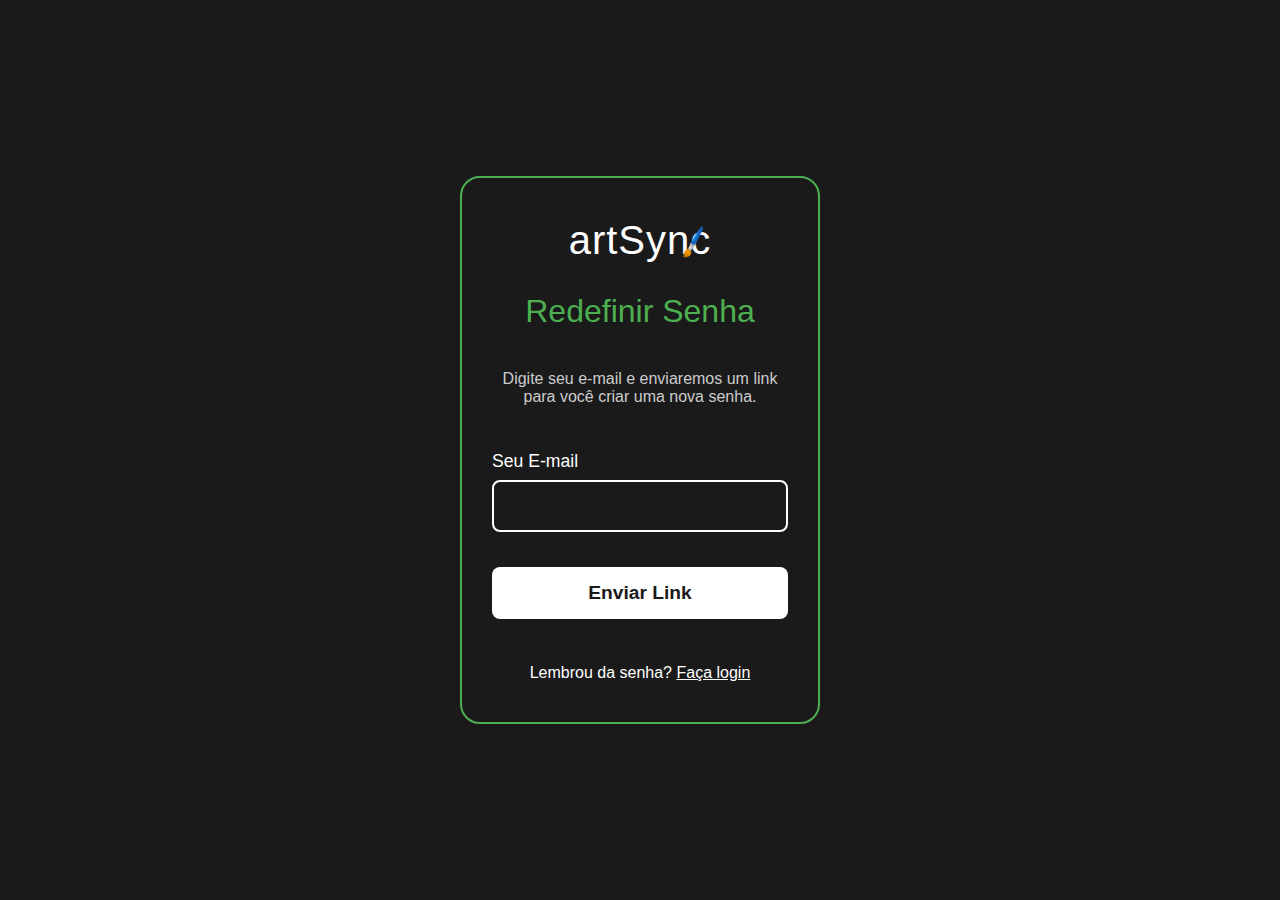
<file: reset_password.html>
<!DOCTYPE html>
<html lang="pt-BR">
<head>
    <meta charset="UTF-8">
    <meta name="viewport" content="width=device-width, initial-scale=1.0">
    <title>artSync - Redefinir Senha</title>
    <link rel="stylesheet" href="assets/css/style.css">
</head>
<body>
    <div class="container">
        <div class="form-container">
            <div class="logo-section">
                <h1 class="logo">artSync</h1>
                <div class="brush-icon">🖌️</div>
            </div>
            
            <h2 class="form-title">Redefinir Senha</h2>
            
            <form id="resetPasswordForm" class="cadastro-form">
                <p style="text-align: center; margin-bottom: 20px; color: #ccc;">Digite seu e-mail e enviaremos um link para você criar uma nova senha.</p>
                <div class="input-group">
                    <label for="email">Seu E-mail</label>
                    <input type="email" id="email" name="email" required>
                </div>
                
                <button type="submit" class="btn-cadastrar">Enviar Link</button>
                
                <div class="login-link">
                    <span>Lembrou da senha? </span>
                    <a href="login.html">Faça login</a>
                </div>
            </form>
        </div>
    </div>
    
    <script src="assets/js/script.js"></script>
</body>
</html>
</file>
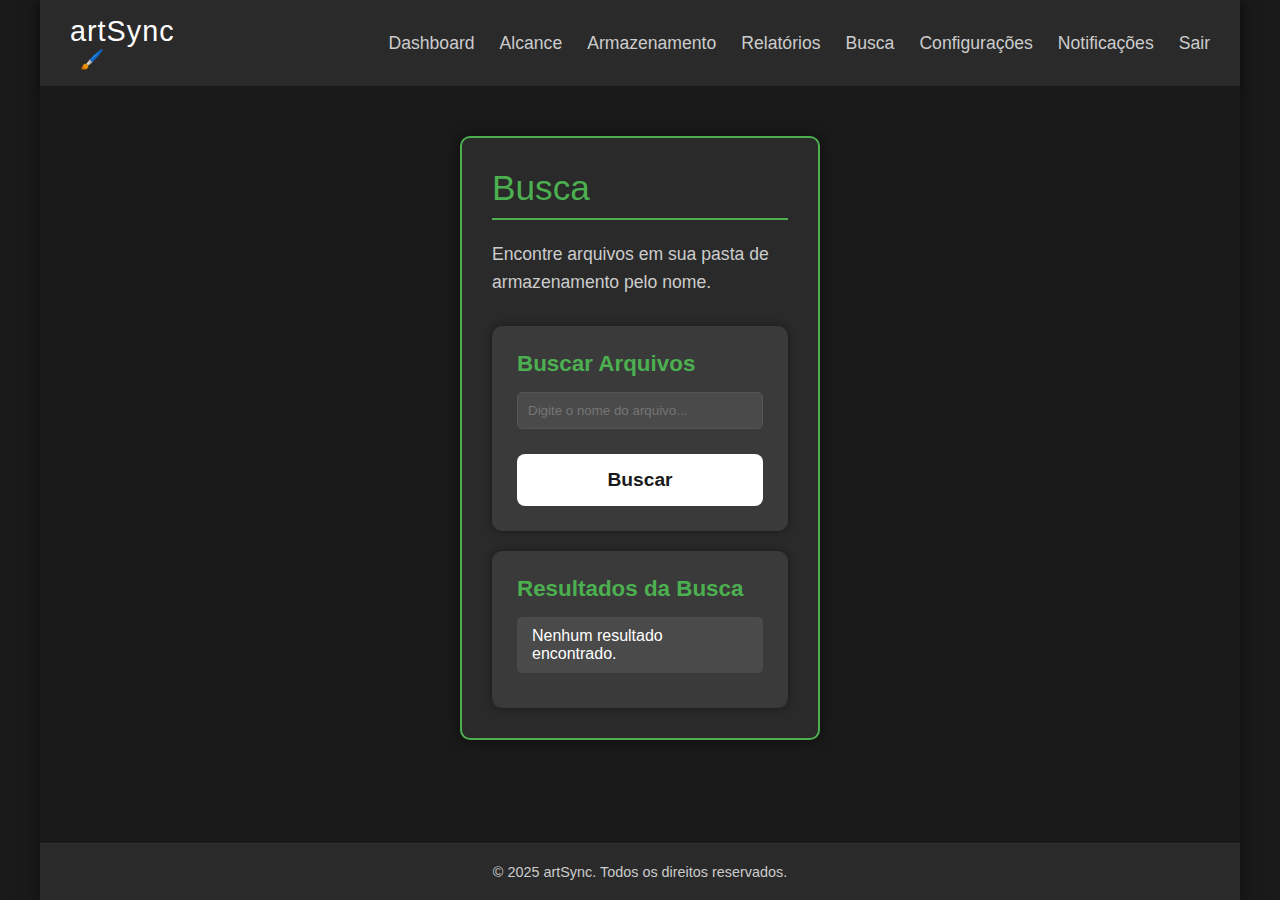
<file: search.html>
<!DOCTYPE html>
<html lang="pt-BR">
<head>
    <meta charset="UTF-8">
    <meta name="viewport" content="width=device-width, initial-scale=1.0">
    <title>artSync - Busca</title>
    <link rel="stylesheet" href="assets/css/style.css">
</head>
<body>
    <div class="main-wrapper">
        <header class="main-header">
            <div class="logo-section">
                <h1 class="logo">artSync</h1>
                <div class="brush-icon">🖌️</div>
            </div>
            <nav class="main-nav">
                <ul>
                    <li><a href="index.html">Dashboard</a></li>
                    <li><a href="reach.html">Alcance</a></li>
                    <li><a href="storage.html">Armazenamento</a></li>
                    <li><a href="reports.html">Relatórios</a></li>
                    <li><a href="search.html">Busca</a></li>
                    <li><a href="settings.html">Configurações</a></li>
                    <li><a href="notifications.html">Notificações</a></li>
                    <li><a href="login.html">Sair</a></li>
                </ul>
            </nav>
        </header>

        <main class="content-area">
            <div class="container">
                <div class="form-container dashboard-container">
                    <h2 class="form-title">Busca</h2>
                    <p>Encontre arquivos em sua pasta de armazenamento pelo nome.</p>
                    <div class="dashboard-widgets">
                        <div class="widget">
                            <h3>Buscar Arquivos</h3>
                            <form class="search-form">
                                <input type="search" id="searchInput" placeholder="Digite o nome do arquivo...">
                                <button type="submit" class="btn-cadastrar">Buscar</button>
                            </form>
                        </div>
                        <div class="widget">
                            <h3>Resultados da Busca</h3>
                            <ul class="search-results-list">
                                <li>Nenhum resultado encontrado.</li>
                            </ul>
                        </div>
                    </div>
                </div>
            </div>
        </main>

        <footer class="main-footer">
            <p>&copy; 2025 artSync. Todos os direitos reservados.</p>
        </footer>
    </div>
    <script src="assets/js/script.js"></script>
</body>
</html>
</file>
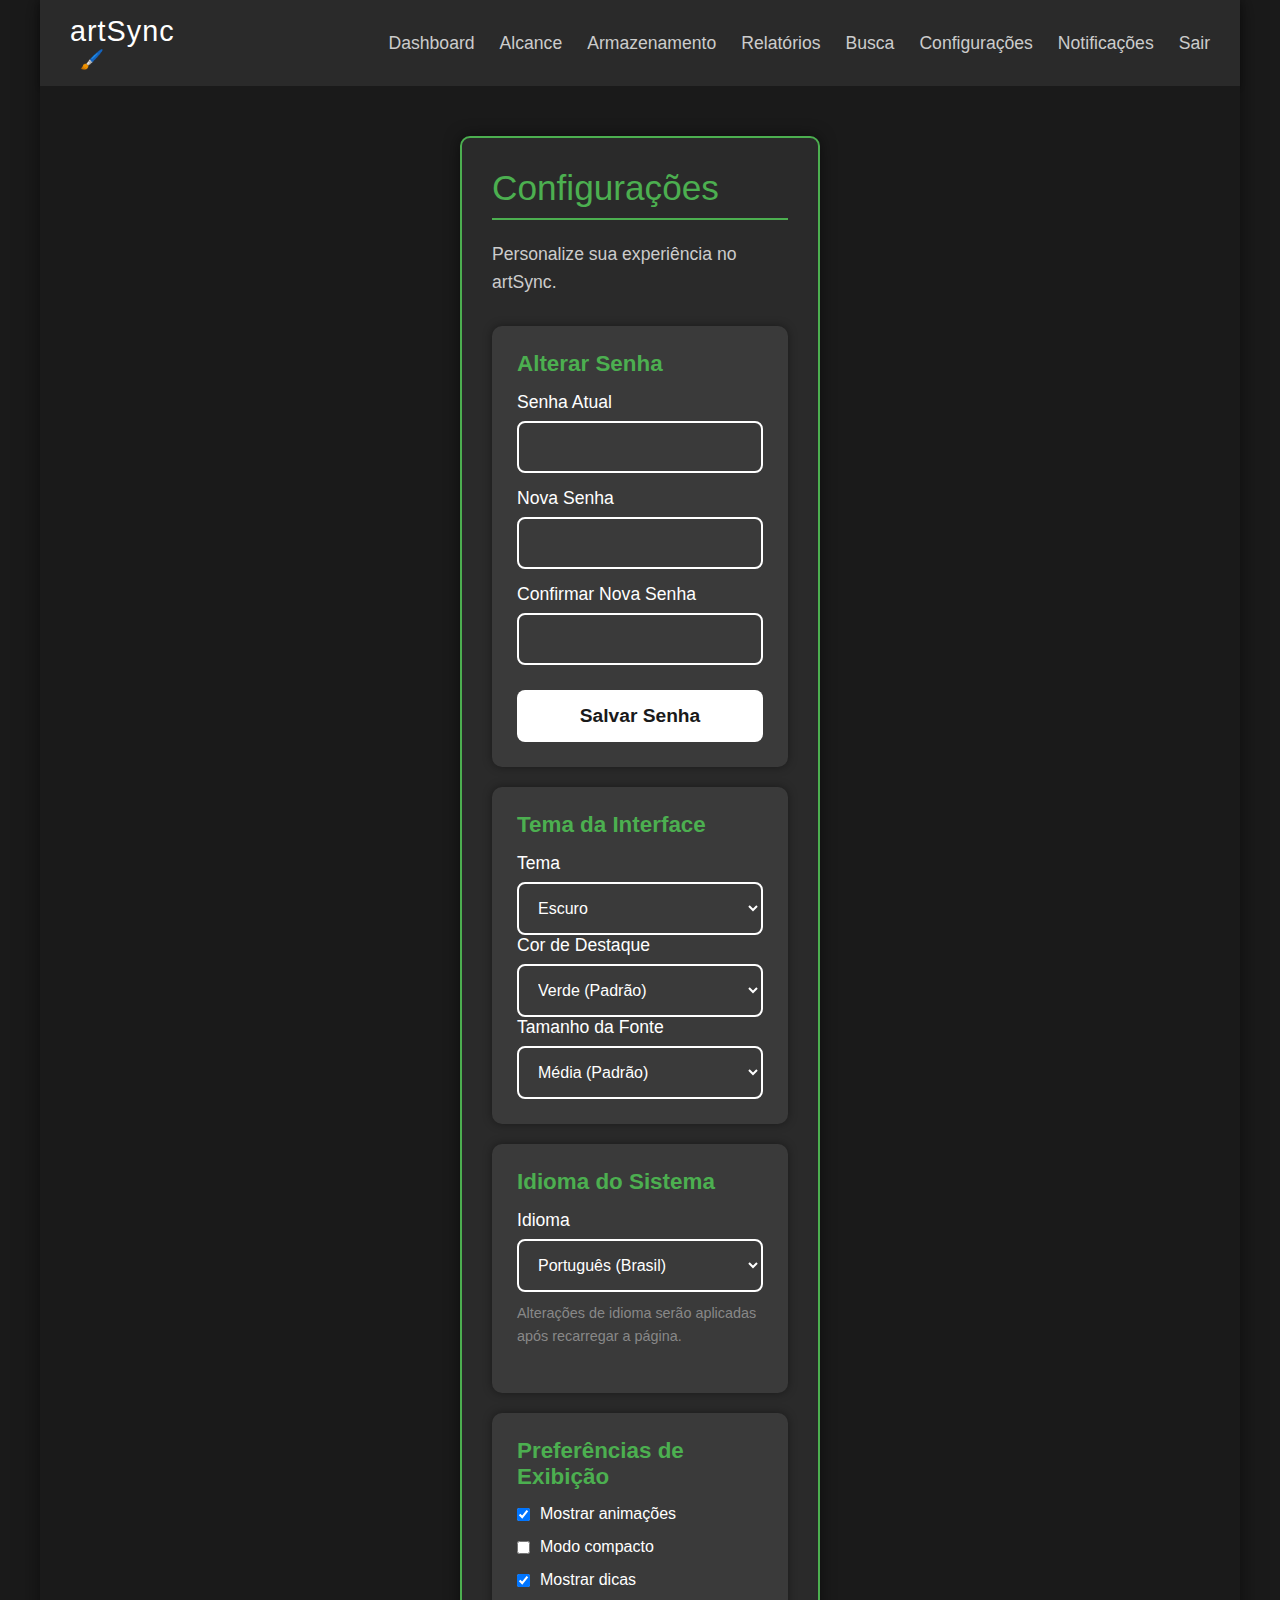
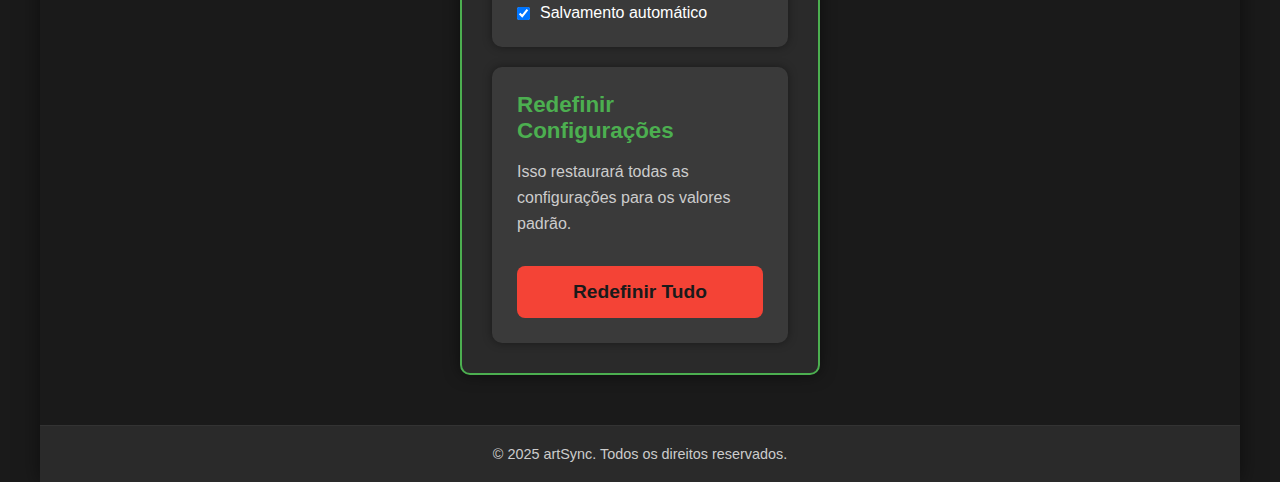
<file: settings.html>
<!DOCTYPE html>
<html lang="pt-BR">
<head>
    <meta charset="UTF-8">
    <meta name="viewport" content="width=device-width, initial-scale=1.0">
    <title>artSync - Configurações</title>
    <link rel="stylesheet" href="assets/css/style.css">
</head>
<body>
    <div class="main-wrapper">
        <header class="main-header">
            <div class="logo-section">
                <h1 class="logo">artSync</h1>
                <div class="brush-icon">🖌️</div>
            </div>
            <nav class="main-nav">
                <ul>
                    <li><a href="index.html" data-translate="nav_dashboard">Dashboard</a></li>
                    <li><a href="reach.html" data-translate="nav_reach">Alcance</a></li>
                    <li><a href="storage.html" data-translate="nav_storage">Armazenamento</a></li>
                    <li><a href="reports.html" data-translate="nav_reports">Relatórios</a></li>
                    <li><a href="search.html" data-translate="nav_search">Busca</a></li>
                    <li><a href="settings.html" data-translate="nav_settings">Configurações</a></li>
                    <li><a href="notifications.html" data-translate="nav_notifications">Notificações</a></li>
                    <li><a href="login.html" data-translate="nav_logout">Sair</a></li>
                </ul>
            </nav>
        </header>

        <main class="content-area">
            <div class="container">
                <div class="form-container dashboard-container">
                    <h2 class="form-title" data-translate="settings_title">Configurações</h2>
                    <p data-translate="settings_subtitle">Personalize sua experiência no artSync.</p>
                    
                    <div class="dashboard-widgets">
                        <div class="widget">
                            <h3 data-translate="change_password">Alterar Senha</h3>
                            <form class="settings-form">
                                <div class="input-group">
                                    <label for="currentPassword" data-translate="current_password">Senha Atual</label>
                                    <input type="password" id="currentPassword" required>
                                </div>
                                <div class="input-group">
                                    <label for="newPassword" data-translate="new_password">Nova Senha</label>
                                    <input type="password" id="newPassword" required>
                                </div>
                                <div class="input-group">
                                    <label for="confirmNewPassword" data-translate="confirm_password">Confirmar Nova Senha</label>
                                    <input type="password" id="confirmNewPassword" required>
                                </div>
                                <button type="submit" class="btn-cadastrar" data-translate="save_password">Salvar Senha</button>
                            </form>
                        </div>
                        
                        <div class="widget">
                            <h3 data-translate="interface_theme">Tema da Interface</h3>
                            <div class="input-group">
                                <label for="themeSelect" data-translate="theme">Tema</label>
                                <select id="themeSelect">
                                    <option value="dark" data-translate="theme_dark">Escuro</option>
                                    <option value="light" data-translate="theme_light">Claro</option>
                                    <option value="blue">Azul Profissional</option>
                                    <option value="green">Verde Artístico</option>
                                </select>
                            </div>
                            
                            <div class="input-group">
                                <label for="accentColorSelect" data-translate="accent_color">Cor de Destaque</label>
                                <select id="accentColorSelect">
                                    <option value="#4CAF50">Verde (Padrão)</option>
                                    <option value="#2196F3">Azul</option>
                                    <option value="#FF9800">Laranja</option>
                                    <option value="#9C27B0">Roxo</option>
                                    <option value="#F44336">Vermelho</option>
                                </select>
                            </div>
                            
                            <div class="input-group">
                                <label for="fontSizeSelect" data-translate="font_size">Tamanho da Fonte</label>
                                <select id="fontSizeSelect">
                                    <option value="small">Pequena</option>
                                    <option value="medium">Média (Padrão)</option>
                                    <option value="large">Grande</option>
                                </select>
                            </div>
                        </div>
                        
                        <div class="widget">
                            <h3 data-translate="system_language">Idioma do Sistema</h3>
                            <div class="input-group">
                                <label for="languageSelect" data-translate="language">Idioma</label>
                                <select id="languageSelect">
                                    <option value="pt-BR">Português (Brasil)</option>
                                    <option value="en-US">English (US)</option>
                                    <option value="es-ES">Español</option>
                                    <option value="fr-FR">Français</option>
                                </select>
                            </div>
                            <p style="font-size: 0.9rem; color: #888; margin-top: 10px;" data-translate="language_note">
                                Alterações de idioma serão aplicadas após recarregar a página.
                            </p>
                        </div>
                        
                        <div class="widget">
                            <h3 data-translate="display_preferences">Preferências de Exibição</h3>
                            <div style="display: flex; flex-direction: column; gap: 15px;">
                                <label style="display: flex; align-items: center; gap: 10px;">
                                    <input type="checkbox" id="showAnimations" checked> 
                                    <span data-translate="show_animations">Mostrar animações</span>
                                </label>
                                <label style="display: flex; align-items: center; gap: 10px;">
                                    <input type="checkbox" id="compactMode"> 
                                    <span data-translate="compact_mode">Modo compacto</span>
                                </label>
                                <label style="display: flex; align-items: center; gap: 10px;">
                                    <input type="checkbox" id="showTooltips" checked> 
                                    <span data-translate="show_tooltips">Mostrar dicas</span>
                                </label>
                                <label style="display: flex; align-items: center; gap: 10px;">
                                    <input type="checkbox" id="autoSave" checked> 
                                    <span data-translate="auto_save">Salvamento automático</span>
                                </label>
                            </div>
                        </div>
                        
                        <div class="widget">
                            <h3 data-translate="reset_settings">Redefinir Configurações</h3>
                            <p data-translate="reset_warning">Isso restaurará todas as configurações para os valores padrão.</p>
                            <button class="btn-cadastrar" onclick="resetAllSettings()" style="background-color: #f44336;">
                                <span data-translate="reset_all">Redefinir Tudo</span>
                            </button>
                        </div>
                    </div>
                </div>
            </div>
        </main>

        <footer class="main-footer">
            <p>&copy; 2025 artSync. <span data-translate="rights_reserved">Todos os direitos reservados.</span></p>
        </footer>
    </div>
    <script src="assets/js/script.js"></script>
</body>
</html>
</file>
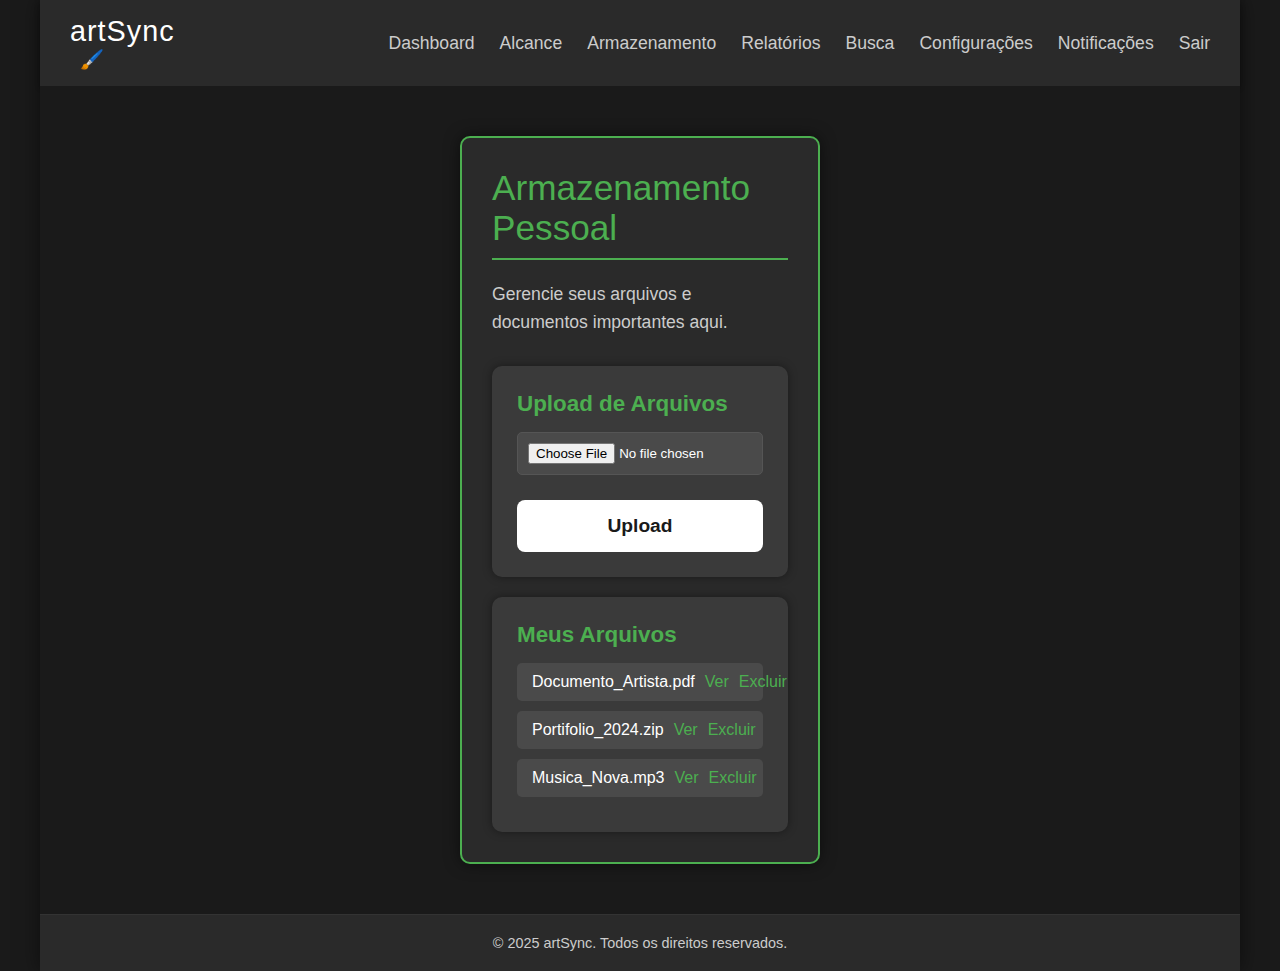
<file: storage.html>
<!DOCTYPE html>
<html lang="pt-BR">
<head>
    <meta charset="UTF-8">
    <meta name="viewport" content="width=device-width, initial-scale=1.0">
    <title>artSync - Armazenamento</title>
    <link rel="stylesheet" href="assets/css/style.css">
</head>
<body>
    <div class="main-wrapper">
        <header class="main-header">
            <div class="logo-section">
                <h1 class="logo">artSync</h1>
                <div class="brush-icon">🖌️</div>
            </div>
            <nav class="main-nav">
                <ul>
                    <li><a href="index.html">Dashboard</a></li>
                    <li><a href="reach.html">Alcance</a></li>
                    <li><a href="storage.html">Armazenamento</a></li>
                    <li><a href="reports.html">Relatórios</a></li>
                    <li><a href="search.html">Busca</a></li>
                    <li><a href="settings.html">Configurações</a></li>
                    <li><a href="notifications.html">Notificações</a></li>
                    <li><a href="login.html">Sair</a></li>
                </ul>
            </nav>
        </header>

        <main class="content-area">
            <div class="container">
                <div class="form-container dashboard-container">
                    <h2 class="form-title">Armazenamento Pessoal</h2>
                    <p>Gerencie seus arquivos e documentos importantes aqui.</p>
                    <div class="dashboard-widgets">
                        <div class="widget">
                            <h3>Upload de Arquivos</h3>
                            <form class="upload-form">
                                <input type="file" id="fileUpload" name="fileUpload">
                                <button type="submit" class="btn-cadastrar">Upload</button>
                            </form>
                        </div>
                        <div class="widget">
                            <h3>Meus Arquivos</h3>
                            <ul class="file-list">
                                <li>Documento_Artista.pdf <a href="#">Ver</a> <a href="#">Excluir</a></li>
                                <li>Portifolio_2024.zip <a href="#">Ver</a> <a href="#">Excluir</a></li>
                                <li>Musica_Nova.mp3 <a href="#">Ver</a> <a href="#">Excluir</a></li>
                            </ul>
                        </div>
                    </div>
                </div>
            </div>
        </main>

        <footer class="main-footer">
            <p>&copy; 2025 artSync. Todos os direitos reservados.</p>
        </footer>
    </div>
    <script src="assets/js/script.js"></script>
</body>
</html>
</file>
<file: style.css>
* {
    margin: 0;
    padding: 0;
    box-sizing: border-box;
}

body {
    font-family: 'Arial', sans-serif;
    background-color: #1a1a1a;
    color: white;
    min-height: 100vh;
    display: flex;
    justify-content: center;
    align-items: center;
    padding: 20px;
}

.container {
    width: 100%;
    max-width: 400px;
    display: flex;
    justify-content: center;
    align-items: center;
}

.form-container {
    background-color: #1a1a1a;
    border: 2px solid #ffffff;
    border-radius: 20px;
    padding: 40px 30px;
    width: 100%;
    text-align: center;
}

.logo-section {
    position: relative;
    margin-bottom: 30px;
}

.logo {
    font-size: 2.5rem;
    font-weight: normal;
    color: white;
    margin-bottom: 10px;
    letter-spacing: 1px;
}

.brush-icon {
    position: absolute;
    top: 10px;
    right: 80px;
    font-size: 1.5rem;
    transform: rotate(-15deg);
}

.form-title {
    font-size: 2rem;
    font-weight: normal;
    margin-bottom: 40px;
    color: white;
}

.cadastro-form {
    display: flex;
    flex-direction: column;
    gap: 25px;
}

.input-group {
    text-align: left;
}

.input-group label {
    display: block;
    margin-bottom: 8px;
    font-size: 1.1rem;
    color: white;
    font-weight: normal;
}

.input-group input {
    width: 100%;
    padding: 15px;
    border: 2px solid #ffffff;
    border-radius: 8px;
    background-color: transparent;
    color: white;
    font-size: 1rem;
    outline: none;
    transition: all 0.3s ease;
}

.input-group input:focus {
    border-color: #4CAF50;
    box-shadow: 0 0 10px rgba(76, 175, 80, 0.3);
}

.input-group input::placeholder {
    color: #888;
}

.btn-cadastrar {
    width: 100%;
    padding: 15px;
    background-color: #ffffff;
    color: #1a1a1a;
    border: none;
    border-radius: 8px;
    font-size: 1.2rem;
    font-weight: bold;
    cursor: pointer;
    transition: all 0.3s ease;
    margin-top: 10px;
}

.btn-cadastrar:hover {
    background-color: #f0f0f0;
    transform: translateY(-2px);
    box-shadow: 0 4px 15px rgba(255, 255, 255, 0.2);
}

.btn-cadastrar:active {
    transform: translateY(0);
}

.login-link {
    margin-top: 20px;
    font-size: 1rem;
    color: white;
}

.login-link a {
    color: white;
    text-decoration: underline;
    cursor: pointer;
    transition: color 0.3s ease;
}

.login-link a:hover {
    color: #4CAF50;
}

/* Responsividade */
@media (max-width: 480px) {
    .form-container {
        padding: 30px 20px;
        margin: 10px;
    }
    
    .logo {
        font-size: 2rem;
    }
    
    .form-title {
        font-size: 1.5rem;
    }
    
    .brush-icon {
        right: 60px;
        font-size: 1.2rem;
    }
}

/* Animações */
@keyframes fadeIn {
    from {
        opacity: 0;
        transform: translateY(20px);
    }
    to {
        opacity: 1;
        transform: translateY(0);
    }
}

.form-container {
    animation: fadeIn 0.6s ease-out;
}

.input-group {
    animation: fadeIn 0.6s ease-out;
}

.input-group:nth-child(1) { animation-delay: 0.1s; }
.input-group:nth-child(2) { animation-delay: 0.2s; }
.input-group:nth-child(3) { animation-delay: 0.3s; }
.btn-cadastrar { animation-delay: 0.4s; }
.login-link { animation-delay: 0.5s; }
</file>
<file: assets/css/style.css>
/* --- ESTILOS GERAIS E TEMA ESCURO (PADRÃO) --- */
* {
    margin: 0;
    padding: 0;
    box-sizing: border-box;
}

body {
    font-family: 'Arial', sans-serif;
    background-color: #1a1a1a;
    color: white;
    min-height: 100vh;
    display: flex;
    flex-direction: column;
    justify-content: flex-start; /* Alinha o conteúdo ao topo */
    align-items: center;
    padding: 0; /* Remove padding do body para controle total */
}

.main-wrapper {
    width: 100%;
    max-width: 1200px; /* Limita a largura do conteúdo principal */
    display: flex;
    flex-direction: column;
    min-height: 100vh;
    box-shadow: 0 0 20px rgba(0, 0, 0, 0.5); /* Sombra para destacar o wrapper */
}

.container {
    width: 100%;
    max-width: 400px;
    display: flex;
    justify-content: center;
    align-items: center;
    flex-grow: 1; /* Permite que o container ocupe o espaço disponível */
    padding: 20px; /* Padding para o conteúdo dentro do container */
}

.form-container {
    background-color: #1a1a1a;
    border: 2px solid #ffffff;
    border-radius: 20px;
    padding: 40px 30px;
    width: 100%;
    text-align: center;
}

.logo-section {
    position: relative;
    margin-bottom: 30px;
}

.logo {
    font-size: 2.5rem;
    font-weight: normal;
    color: white;
    margin-bottom: 10px;
    letter-spacing: 1px;
}

.brush-icon {
    position: absolute;
    top: 10px;
    right: 80px;
    font-size: 1.5rem;
    transform: rotate(-15deg);
}

.form-title {
    font-size: 2rem;
    font-weight: normal;
    margin-bottom: 40px;
    color: white;
}

.cadastro-form {
    display: flex;
    flex-direction: column;
    gap: 25px;
}

.input-group {
    text-align: left;
}

.input-group label {
    display: block;
    margin-bottom: 8px;
    font-size: 1.1rem;
    color: white;
    font-weight: normal;
}

.input-group input,
.input-group select {
    width: 100%;
    padding: 15px;
    border: 2px solid #ffffff;
    border-radius: 8px;
    background-color: transparent;
    color: white;
    font-size: 1rem;
    outline: none;
    transition: all 0.3s ease;
}

.input-group input:focus,
.input-group select:focus {
    border-color: #4CAF50;
    box-shadow: 0 0 10px rgba(76, 175, 80, 0.3);
}

.input-group input::placeholder {
    color: #888;
}

.btn-cadastrar {
    width: 100%;
    padding: 15px;
    background-color: #ffffff;
    color: #1a1a1a;
    border: none;
    border-radius: 8px;
    font-size: 1.2rem;
    font-weight: bold;
    cursor: pointer;
    transition: all 0.3s ease;
    margin-top: 10px;
}

.btn-cadastrar:hover {
    background-color: #f0f0f0;
    transform: translateY(-2px);
    box-shadow: 0 4px 15px rgba(255, 255, 255, 0.2);
}

.btn-cadastrar:active {
    transform: translateY(0);
}

.login-link {
    margin-top: 20px;
    font-size: 1rem;
    color: white;
}

.login-link a {
    color: white;
    text-decoration: underline;
    cursor: pointer;
    transition: color 0.3s ease;
}

.login-link a:hover {
    color: #4CAF50;
}

/* --- ESTILOS DO CABEÇALHO E NAVEGAÇÃO --- */
.main-header {
    background-color: #2a2a2a;
    padding: 15px 30px;
    box-shadow: 0 2px 5px rgba(0, 0, 0, 0.3);
    display: flex;
    justify-content: space-between;
    align-items: center;
    width: 100%;
}

.main-header .logo-section {
    margin-bottom: 0;
}

.main-header .logo {
    font-size: 1.8rem;
    margin-bottom: 0;
}

.main-header .brush-icon {
    position: static;
    transform: none;
    font-size: 1.2rem;
    margin-left: 10px;
}

.main-nav ul {
    list-style: none;
    display: flex;
    gap: 25px;
}

.main-nav a {
    color: #ccc;
    text-decoration: none;
    font-size: 1.1em;
    transition: color 0.3s ease;
}

.main-nav a:hover {
    color: #4CAF50;
}

/* --- ESTILOS DA ÁREA DE CONTEÚDO --- */
.content-area {
    flex-grow: 1;
    padding: 30px;
    background-color: #1a1a1a;
    display: flex;
    justify-content: center;
    align-items: flex-start; /* Alinha o conteúdo ao topo da área */
    width: 100%;
}

.dashboard-container {
    background-color: #2a2a2a; /* Fundo para o container do dashboard */
    border: 2px solid #3a3a3a; /* Borda mais suave */
    padding: 30px;
    border-radius: 10px;
    box-shadow: 0 0 15px rgba(0, 0, 0, 0.5);
    width: 100%;
    max-width: 900px; /* Largura maior para o dashboard */
    text-align: left; /* Alinha o texto à esquerda */
}

.dashboard-container .form-title {
    font-size: 2.2rem;
    margin-bottom: 20px;
    border-bottom: 2px solid #4CAF50;
    padding-bottom: 10px;
    color: white;
}

.dashboard-container p {
    font-size: 1.1rem;
    line-height: 1.6;
    color: #ccc;
    margin-bottom: 20px;
}

.dashboard-widgets {
    display: grid;
    grid-template-columns: repeat(auto-fit, minmax(280px, 1fr));
    gap: 20px;
    margin-top: 30px;
}

.widget {
    background-color: #3a3a3a;
    padding: 25px;
    border-radius: 10px;
    box-shadow: 0 0 10px rgba(0, 0, 0, 0.4);
}

.widget h3 {
    color: #4CAF50;
    margin-top: 0;
    margin-bottom: 15px;
    font-size: 1.4em;
}

.widget p {
    color: #ccc;
    font-size: 1em;
}

/* Estilos para listas de arquivos e notificações */
.file-list, .notification-list, .search-results-list {
    list-style: none;
    padding: 0;
}

.file-list li, .notification-list li, .search-results-list li {
    background-color: #4a4a4a;
    padding: 10px 15px;
    margin-bottom: 10px;
    border-radius: 5px;
    display: flex;
    justify-content: space-between;
    align-items: center;
}

.file-list li a, .search-results-list li a {
    color: #4CAF50;
    text-decoration: none;
    margin-left: 10px;
}

.file-list li a:hover, .search-results-list li a:hover {
    text-decoration: underline;
}

.notification-date {
    font-weight: bold;
    color: #888;
    margin-right: 10px;
}

/* Estilos para formulários internos (upload, busca, settings) */
.upload-form, .search-form, .settings-form {
    display: flex;
    flex-direction: column;
    gap: 15px;
}

.upload-form input[type="file"] {
    background-color: #4a4a4a;
    border: 1px solid #555;
    padding: 10px;
    border-radius: 5px;
}

.search-form input[type="search"] {
    width: 100%;
    padding: 10px;
    border: 1px solid #555;
    border-radius: 5px;
    background-color: #4a4a4a;
    color: white;
}

/* --- ESTILOS DO RODAPÉ --- */
.main-footer {
    background-color: #2a2a2a;
    color: #ccc;
    text-align: center;
    padding: 20px;
    font-size: 0.9em;
    border-top: 1px solid #333;
    width: 100%;
}

/* --- RESPONSIVIDADE --- */
@media (max-width: 768px) {
    .main-header {
        flex-direction: column;
        padding: 15px;
    }

    .main-nav ul {
        flex-direction: column;
        gap: 10px;
        margin-top: 15px;
    }

    .main-nav li {
        width: 100%;
        text-align: center;
    }

    .content-area {
        padding: 15px;
    }

    .dashboard-container {
        padding: 20px;
    }

    .dashboard-widgets {
        grid-template-columns: 1fr;
    }

    .form-container {
        padding: 30px 20px;
    }

    .logo {
        font-size: 2rem;
    }

    .form-title {
        font-size: 1.5rem;
    }

    .brush-icon {
        right: 20px;
        font-size: 1.2rem;
    }
}

/* Animações */
@keyframes fadeIn {
    from {
        opacity: 0;
        transform: translateY(20px);
    }
    to {
        opacity: 1;
        transform: translateY(0);
    }
}

.form-container {
    animation: fadeIn 0.6s ease-out;
}

.input-group {
    animation: fadeIn 0.6s ease-out;
}

.input-group:nth-child(1) { animation-delay: 0.1s; }
.input-group:nth-child(2) { animation-delay: 0.2s; }
.input-group:nth-child(3) { animation-delay: 0.3s; }
.btn-cadastrar { animation-delay: 0.4s; }
.login-link { animation-delay: 0.5s; }




/* Estilos para gráficos e estatísticas */
.chart-widget {
    min-height: 300px;
}

.chart-widget canvas {
    max-width: 100%;
    height: auto;
}

.stats-grid {
    display: grid;
    grid-template-columns: repeat(auto-fit, minmax(120px, 1fr));
    gap: 15px;
    margin-top: 15px;
}

.stat-item {
    text-align: center;
    padding: 15px;
    background-color: #4a4a4a;
    border-radius: 8px;
    border: 1px solid #555;
}

.stat-number {
    display: block;
    font-size: 1.8rem;
    font-weight: bold;
    color: #4CAF50;
    margin-bottom: 5px;
}

.stat-label {
    display: block;
    font-size: 0.9rem;
    color: #ccc;
}

/* Estilos para tema claro */
.light-theme .stat-item {
    background-color: #f5f5f5;
    border-color: #ddd;
}

.light-theme .stat-label {
    color: #666;
}

/* Estilos para relatórios PDF */
.pdf-controls {
    display: flex;
    gap: 10px;
    margin-bottom: 20px;
    flex-wrap: wrap;
}

.pdf-controls select {
    padding: 8px 12px;
    border: 1px solid #555;
    border-radius: 5px;
    background-color: #4a4a4a;
    color: white;
    font-size: 0.9rem;
}

.light-theme .pdf-controls select {
    background-color: #f5f5f5;
    border-color: #ddd;
    color: #333;
}

/* Melhorias no sistema de notificações */
.notification-item {
    display: flex;
    align-items: flex-start;
    padding: 15px;
    margin-bottom: 10px;
    background-color: #4a4a4a;
    border-radius: 8px;
    border-left: 4px solid #4CAF50;
    transition: all 0.3s ease;
}

.notification-item:hover {
    background-color: #555;
}

.notification-item.unread {
    border-left-color: #ff9800;
    background-color: #3a3a3a;
}

.notification-icon {
    font-size: 1.2rem;
    margin-right: 12px;
    margin-top: 2px;
}

.notification-content {
    flex: 1;
}

.notification-title {
    font-weight: bold;
    color: #4CAF50;
    margin-bottom: 5px;
}

.notification-text {
    color: #ccc;
    font-size: 0.9rem;
    line-height: 1.4;
}

.notification-date {
    font-size: 0.8rem;
    color: #888;
    margin-top: 5px;
}

.notification-actions {
    display: flex;
    gap: 8px;
    margin-left: 10px;
}

.notification-actions button {
    background: none;
    border: 1px solid #666;
    color: #ccc;
    padding: 4px 8px;
    border-radius: 4px;
    font-size: 0.8rem;
    cursor: pointer;
    transition: all 0.3s ease;
}

.notification-actions button:hover {
    background-color: #4CAF50;
    border-color: #4CAF50;
    color: white;
}

/* Estilos para tema claro - notificações */
.light-theme .notification-item {
    background-color: #f9f9f9;
    border-left-color: #4CAF50;
}

.light-theme .notification-item:hover {
    background-color: #f0f0f0;
}

.light-theme .notification-item.unread {
    background-color: #fff3e0;
    border-left-color: #ff9800;
}

.light-theme .notification-text {
    color: #666;
}

.light-theme .notification-actions button {
    border-color: #ccc;
    color: #666;
}

/* Estilos para métricas do dashboard */
.metrics-container {
    display: grid;
    grid-template-columns: repeat(auto-fit, minmax(200px, 1fr));
    gap: 20px;
    margin-top: 20px;
}

.metric-card {
    background-color: #3a3a3a;
    padding: 20px;
    border-radius: 10px;
    text-align: center;
    border: 1px solid #4CAF50;
}

.metric-value {
    font-size: 2rem;
    font-weight: bold;
    color: #4CAF50;
    display: block;
    margin-bottom: 8px;
}

.metric-label {
    color: #ccc;
    font-size: 0.9rem;
}

.metric-change {
    font-size: 0.8rem;
    margin-top: 5px;
}

.metric-change.positive {
    color: #4CAF50;
}

.metric-change.negative {
    color: #f44336;
}

/* Tema claro - métricas */
.light-theme .metric-card {
    background-color: #f9f9f9;
    border-color: #4CAF50;
}

.light-theme .metric-label {
    color: #666;
}


/* Temas adicionais */
.blue-theme {
    --primary-color: #2196F3;
    --secondary-color: #1976D2;
    --background-color: #0D47A1;
}

.green-theme {
    --primary-color: #4CAF50;
    --secondary-color: #388E3C;
    --background-color: #1B5E20;
}

/* Tema claro melhorado */
.light-theme {
    background-color: #f5f5f5;
    color: #333;
}

.light-theme .main-wrapper {
    background-color: #ffffff;
    box-shadow: 0 0 20px rgba(0, 0, 0, 0.1);
}

.light-theme .main-header {
    background-color: #ffffff;
    border-bottom: 1px solid #e0e0e0;
}

.light-theme .main-nav a {
    color: #666;
}

.light-theme .main-nav a:hover {
    color: var(--accent-color, #4CAF50);
}

.light-theme .content-area {
    background-color: #f5f5f5;
}

.light-theme .form-container,
.light-theme .dashboard-container {
    background-color: #ffffff;
    border-color: #e0e0e0;
    color: #333;
}

.light-theme .widget {
    background-color: #f9f9f9;
    border: 1px solid #e0e0e0;
}

.light-theme .input-group input,
.light-theme .input-group select {
    background-color: #ffffff;
    border-color: #ddd;
    color: #333;
}

.light-theme .main-footer {
    background-color: #ffffff;
    border-top-color: #e0e0e0;
    color: #666;
}

/* Tamanhos de fonte */
.font-small {
    font-size: 0.9rem;
}

.font-small .logo {
    font-size: 2rem;
}

.font-small .form-title {
    font-size: 1.5rem;
}

.font-large {
    font-size: 1.2rem;
}

.font-large .logo {
    font-size: 3rem;
}

.font-large .form-title {
    font-size: 2.5rem;
}

/* Modo compacto */
.compact-mode .widget {
    padding: 15px;
}

.compact-mode .dashboard-widgets {
    gap: 15px;
}

.compact-mode .input-group {
    margin-bottom: 15px;
}

/* Animações condicionais */
.no-animations * {
    animation: none !important;
    transition: none !important;
}

/* Cores de destaque dinâmicas */
:root {
    --accent-color: #4CAF50;
}

.accent-blue {
    --accent-color: #2196F3;
}

.accent-orange {
    --accent-color: #FF9800;
}

.accent-purple {
    --accent-color: #9C27B0;
}

.accent-red {
    --accent-color: #F44336;
}

/* Aplicar cor de destaque */
.widget h3,
.form-title,
.main-nav a:hover,
.btn-cadastrar:hover,
.notification-title,
.stat-number,
.metric-value {
    color: var(--accent-color) !important;
}

.widget,
.form-container,
.dashboard-container {
    border-color: var(--accent-color) !important;
}

/* Tooltips */
[data-tooltip] {
    position: relative;
    cursor: help;
}

[data-tooltip]:hover::after {
    content: attr(data-tooltip);
    position: absolute;
    bottom: 100%;
    left: 50%;
    transform: translateX(-50%);
    background-color: #333;
    color: white;
    padding: 5px 10px;
    border-radius: 4px;
    font-size: 0.8rem;
    white-space: nowrap;
    z-index: 1000;
}

.light-theme [data-tooltip]:hover::after {
    background-color: #666;
}
</file>
